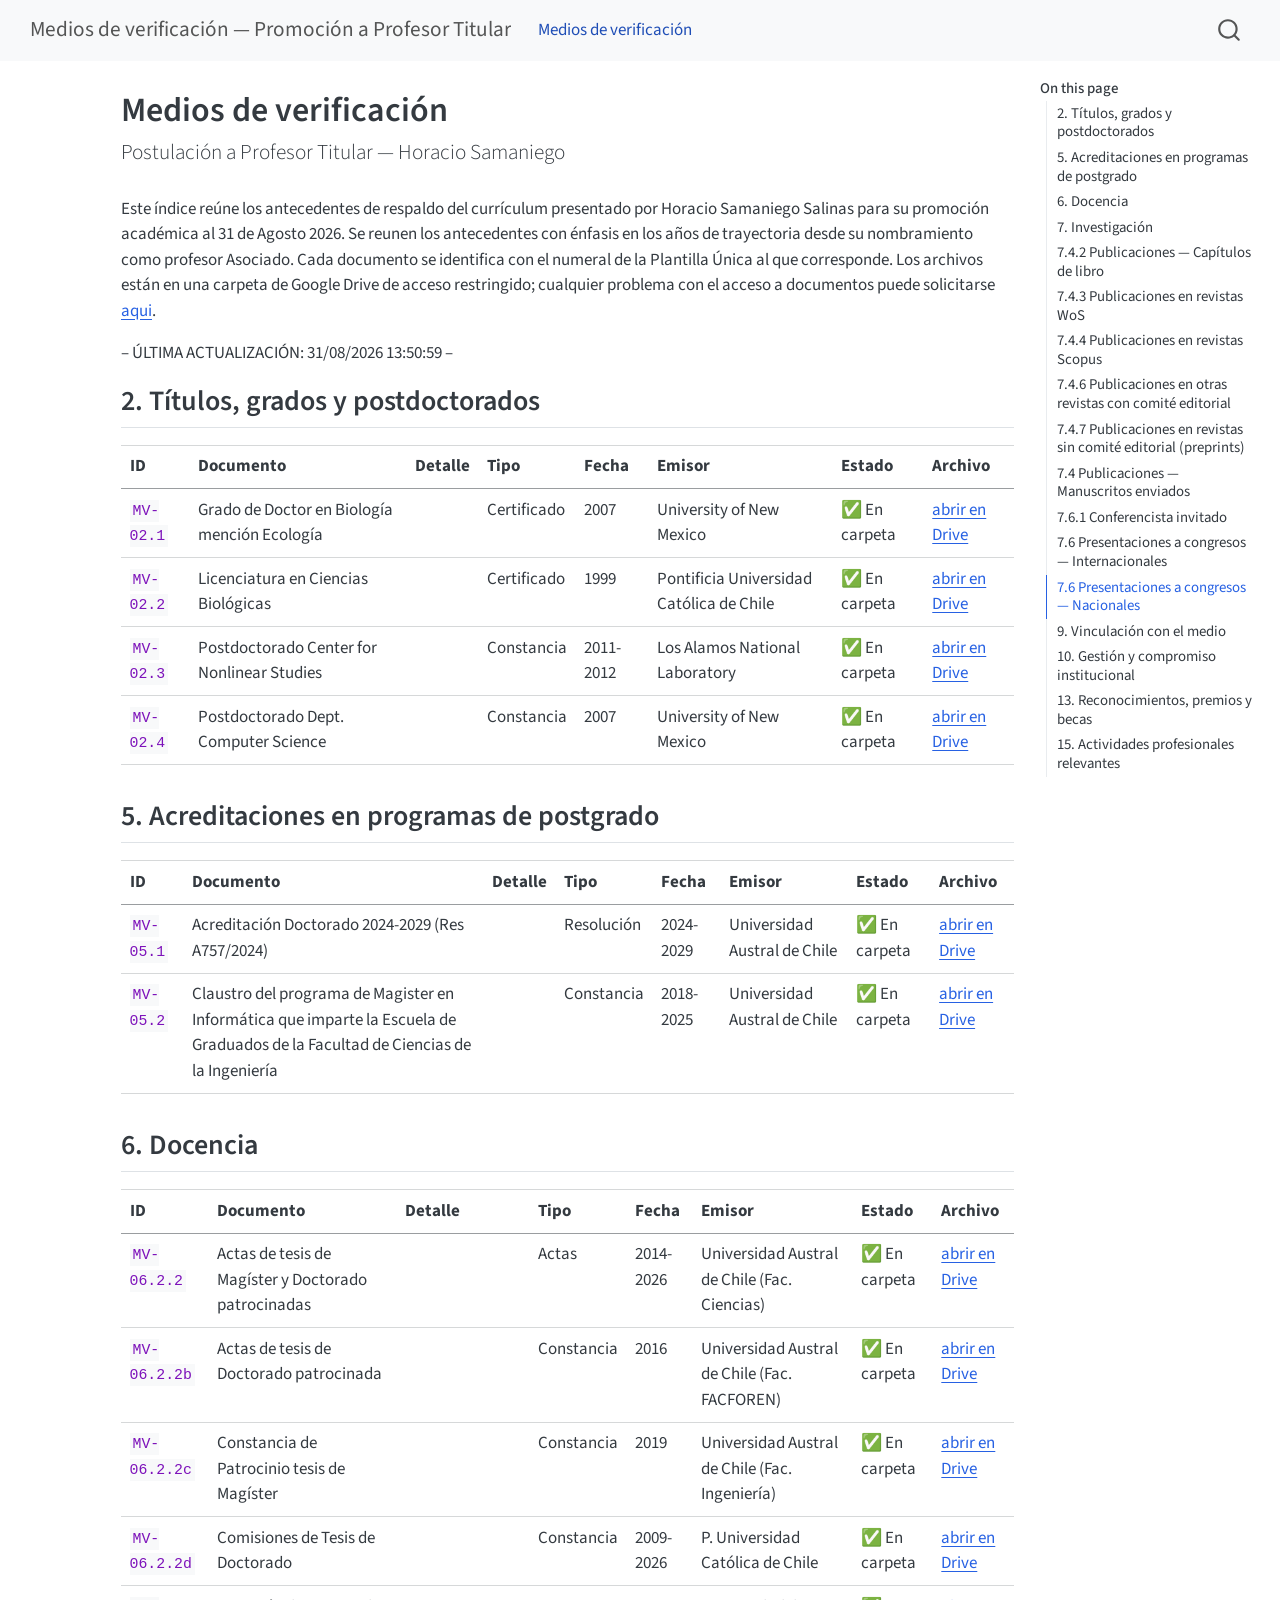
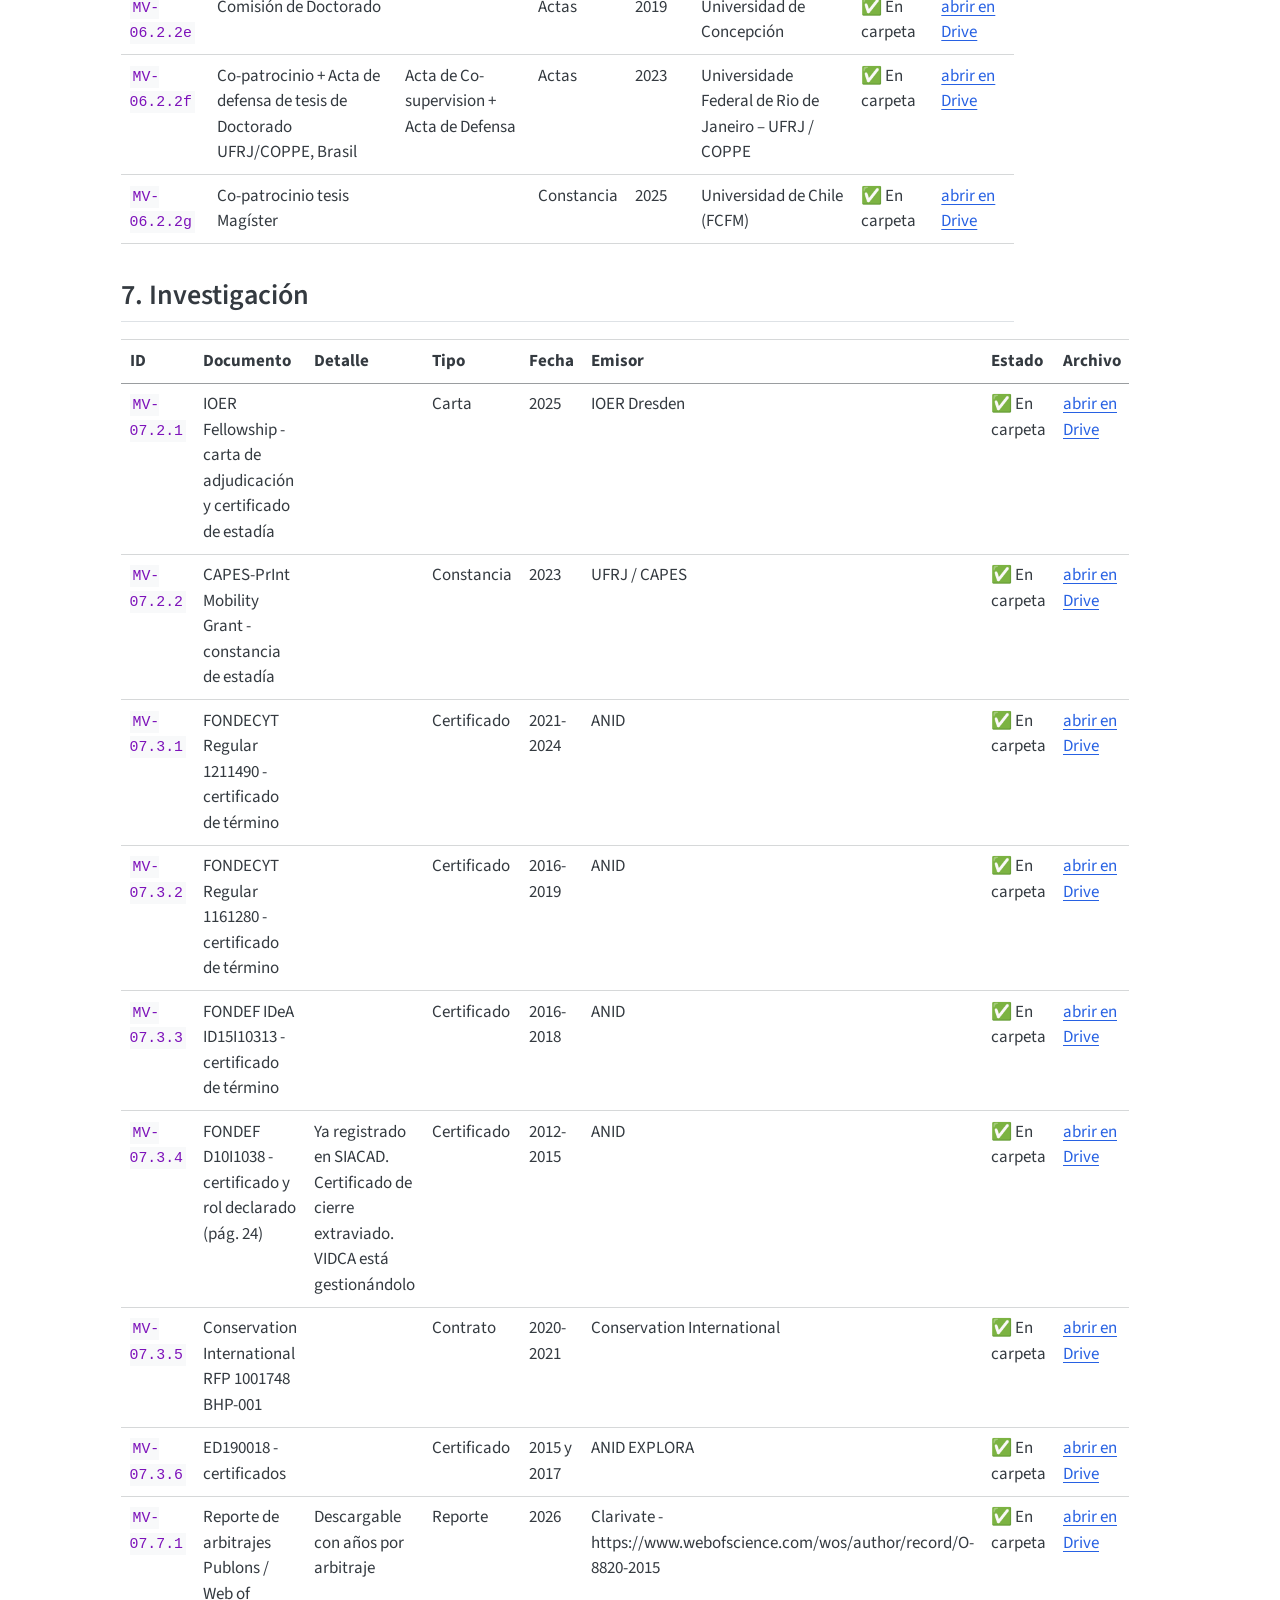
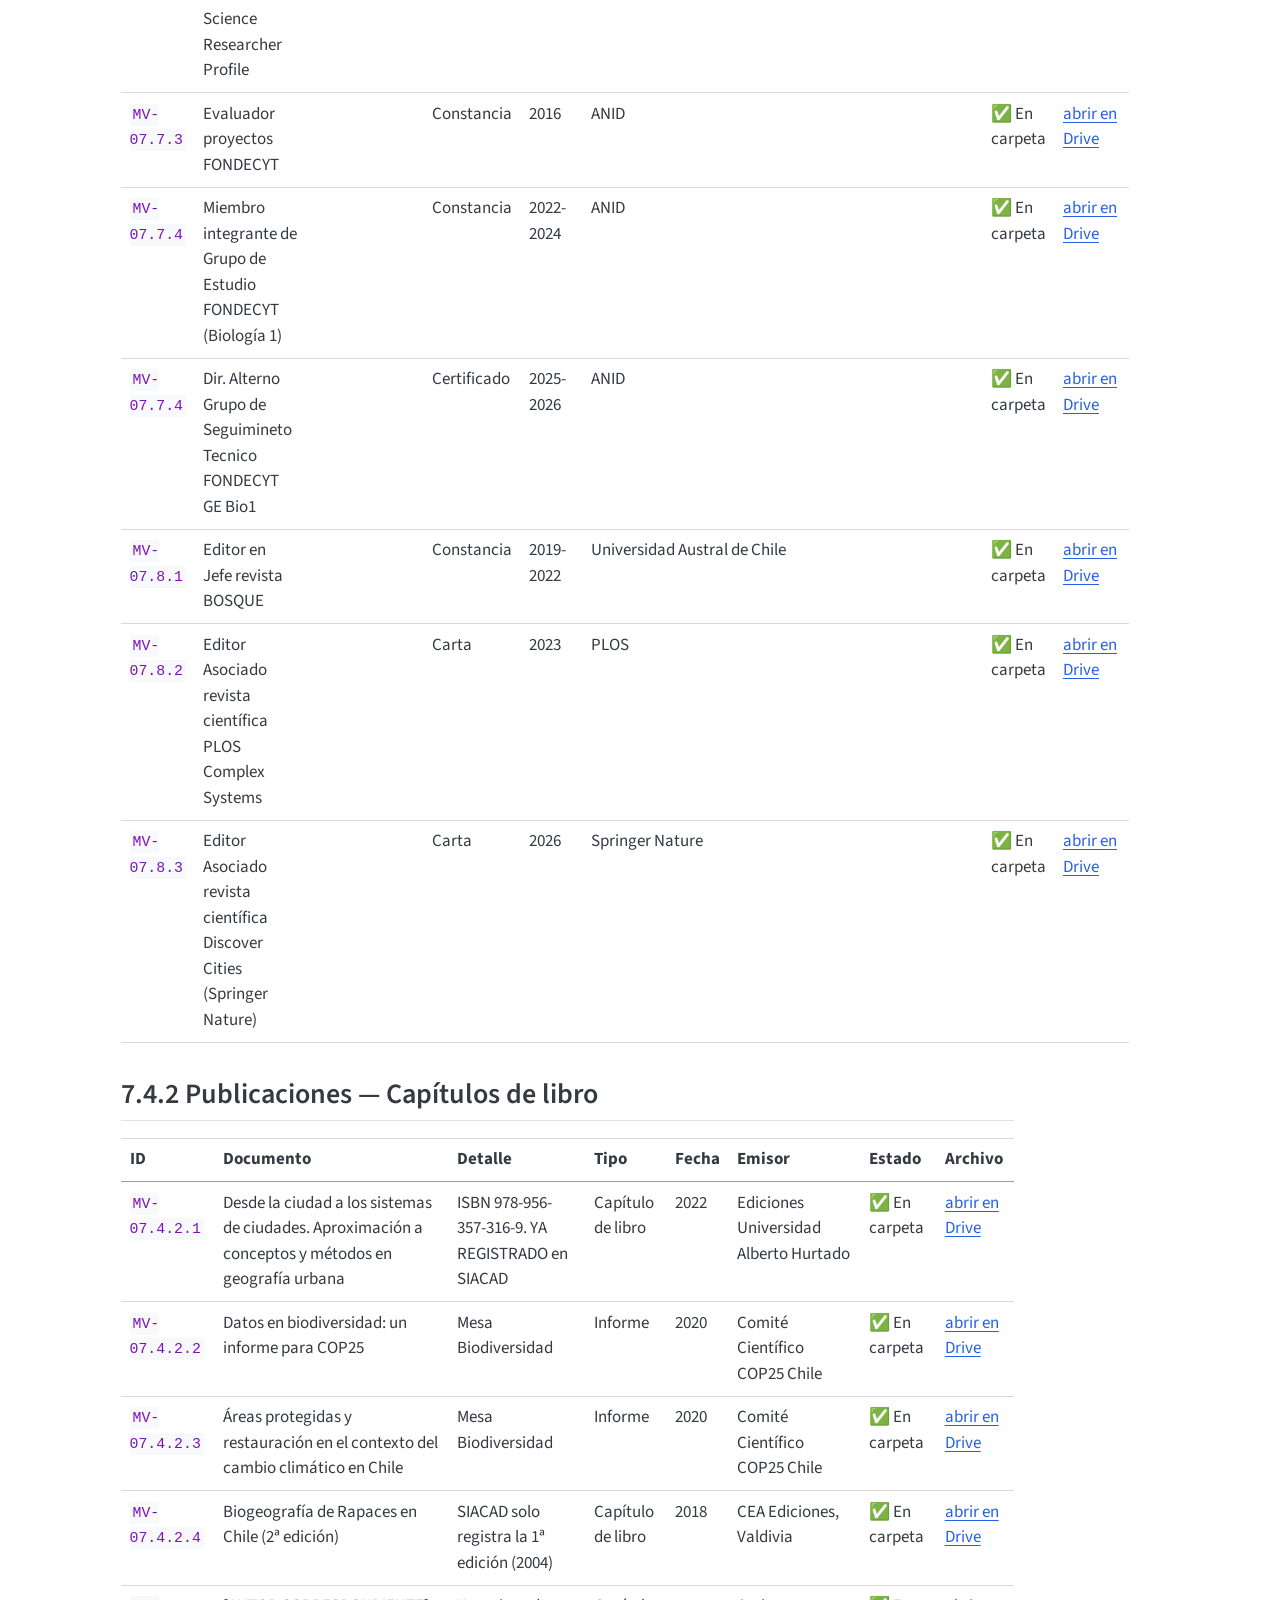
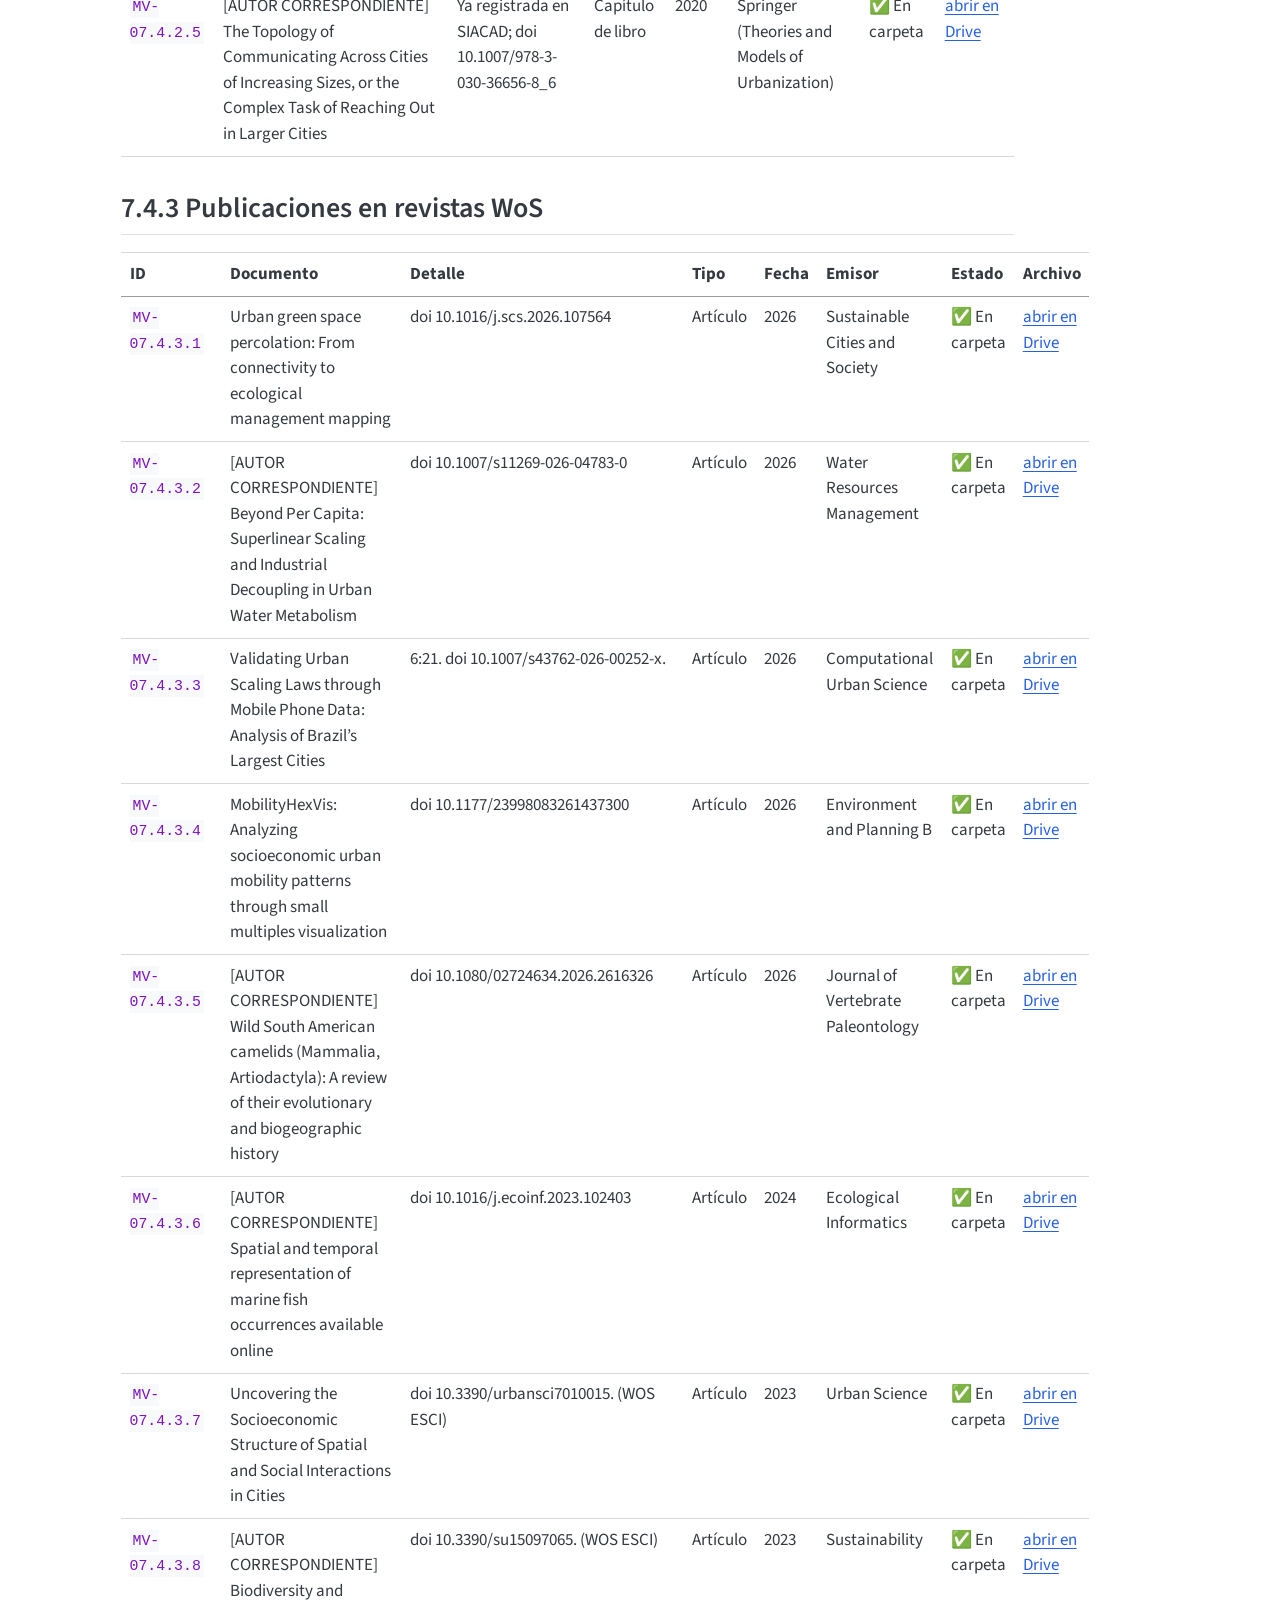
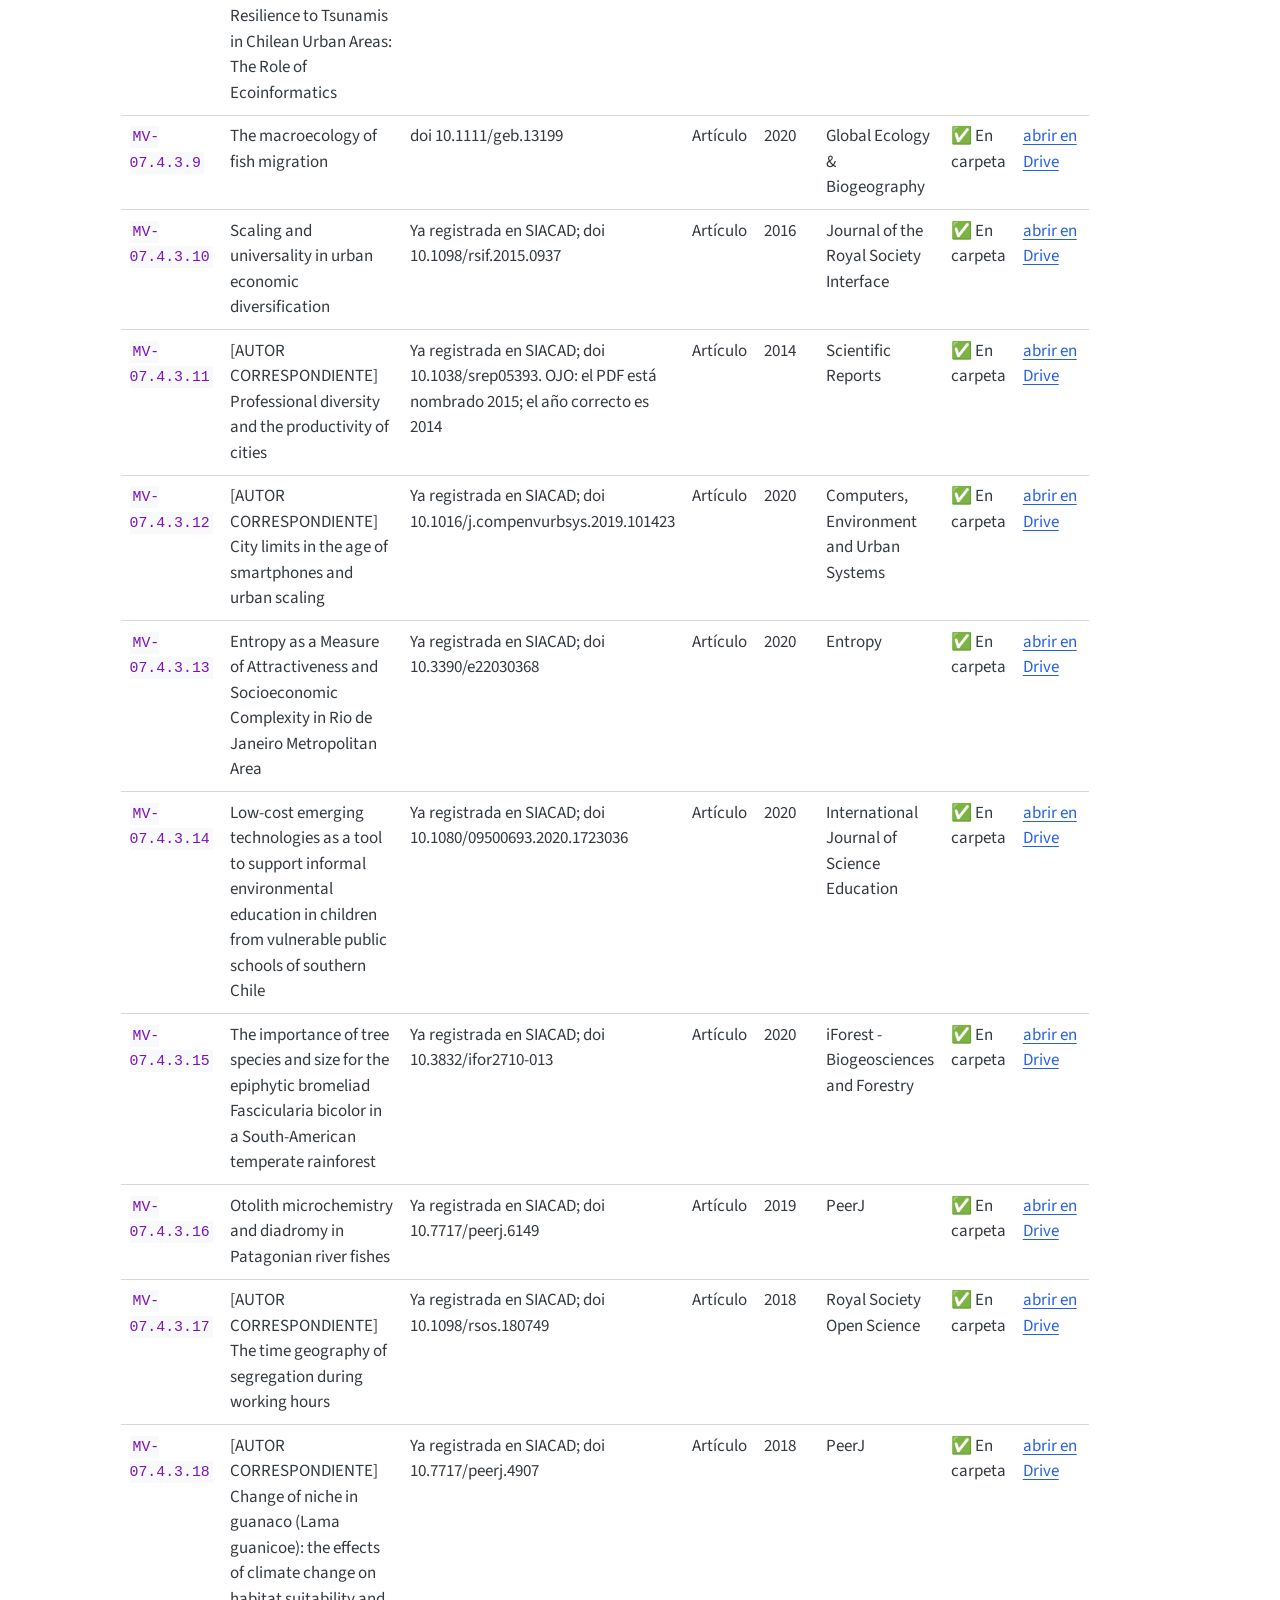
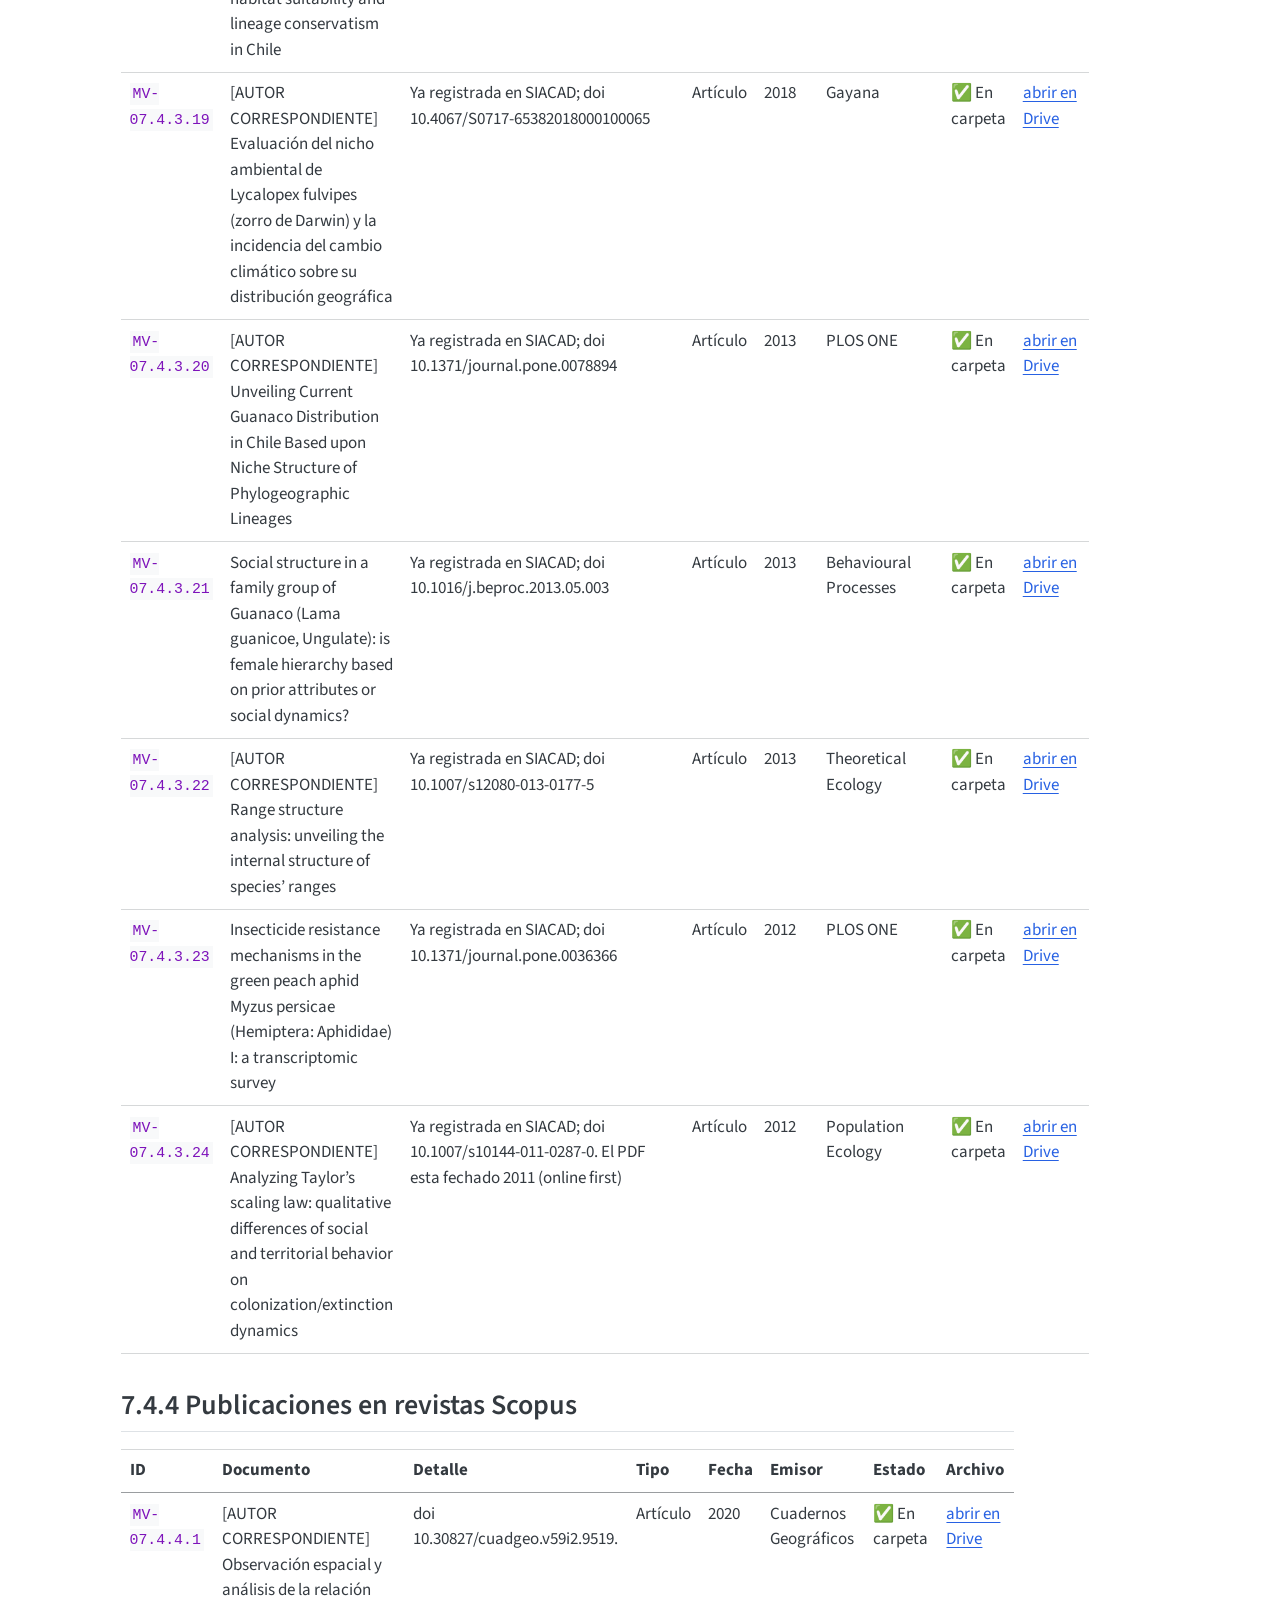
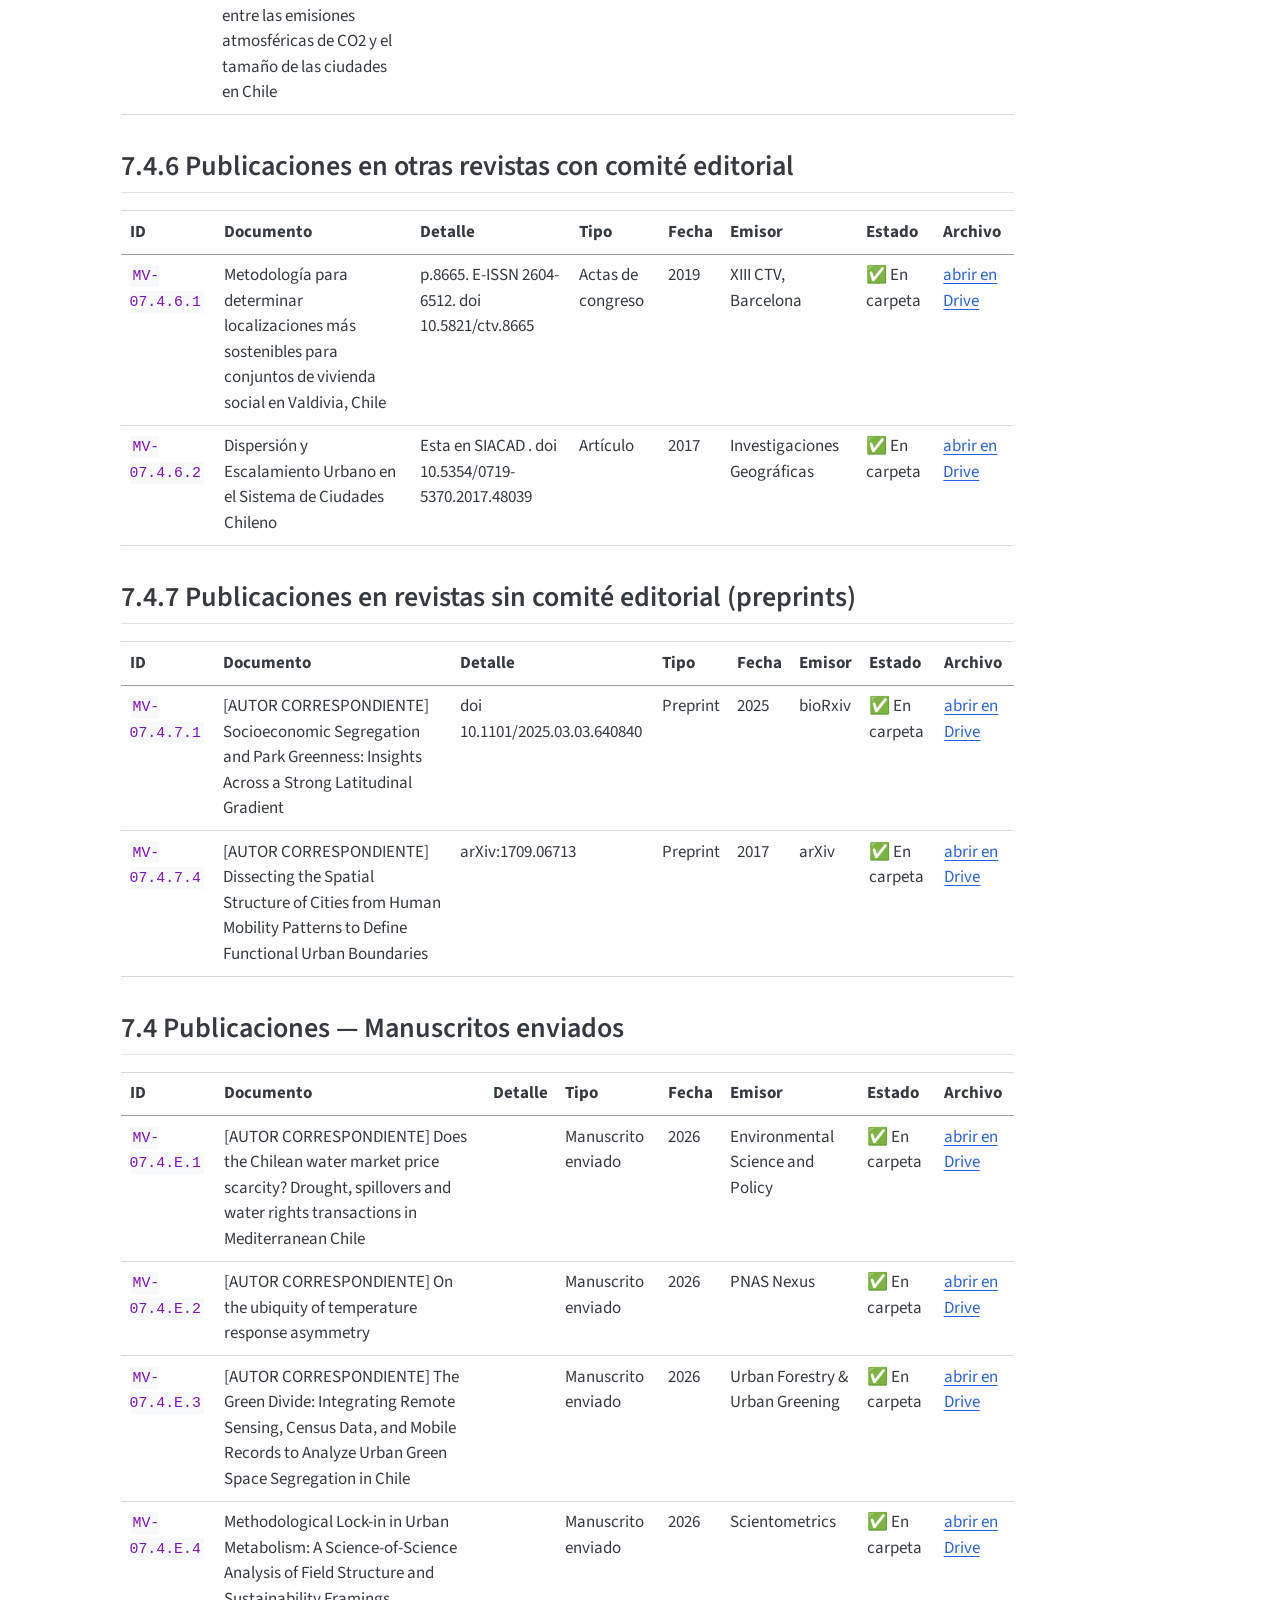
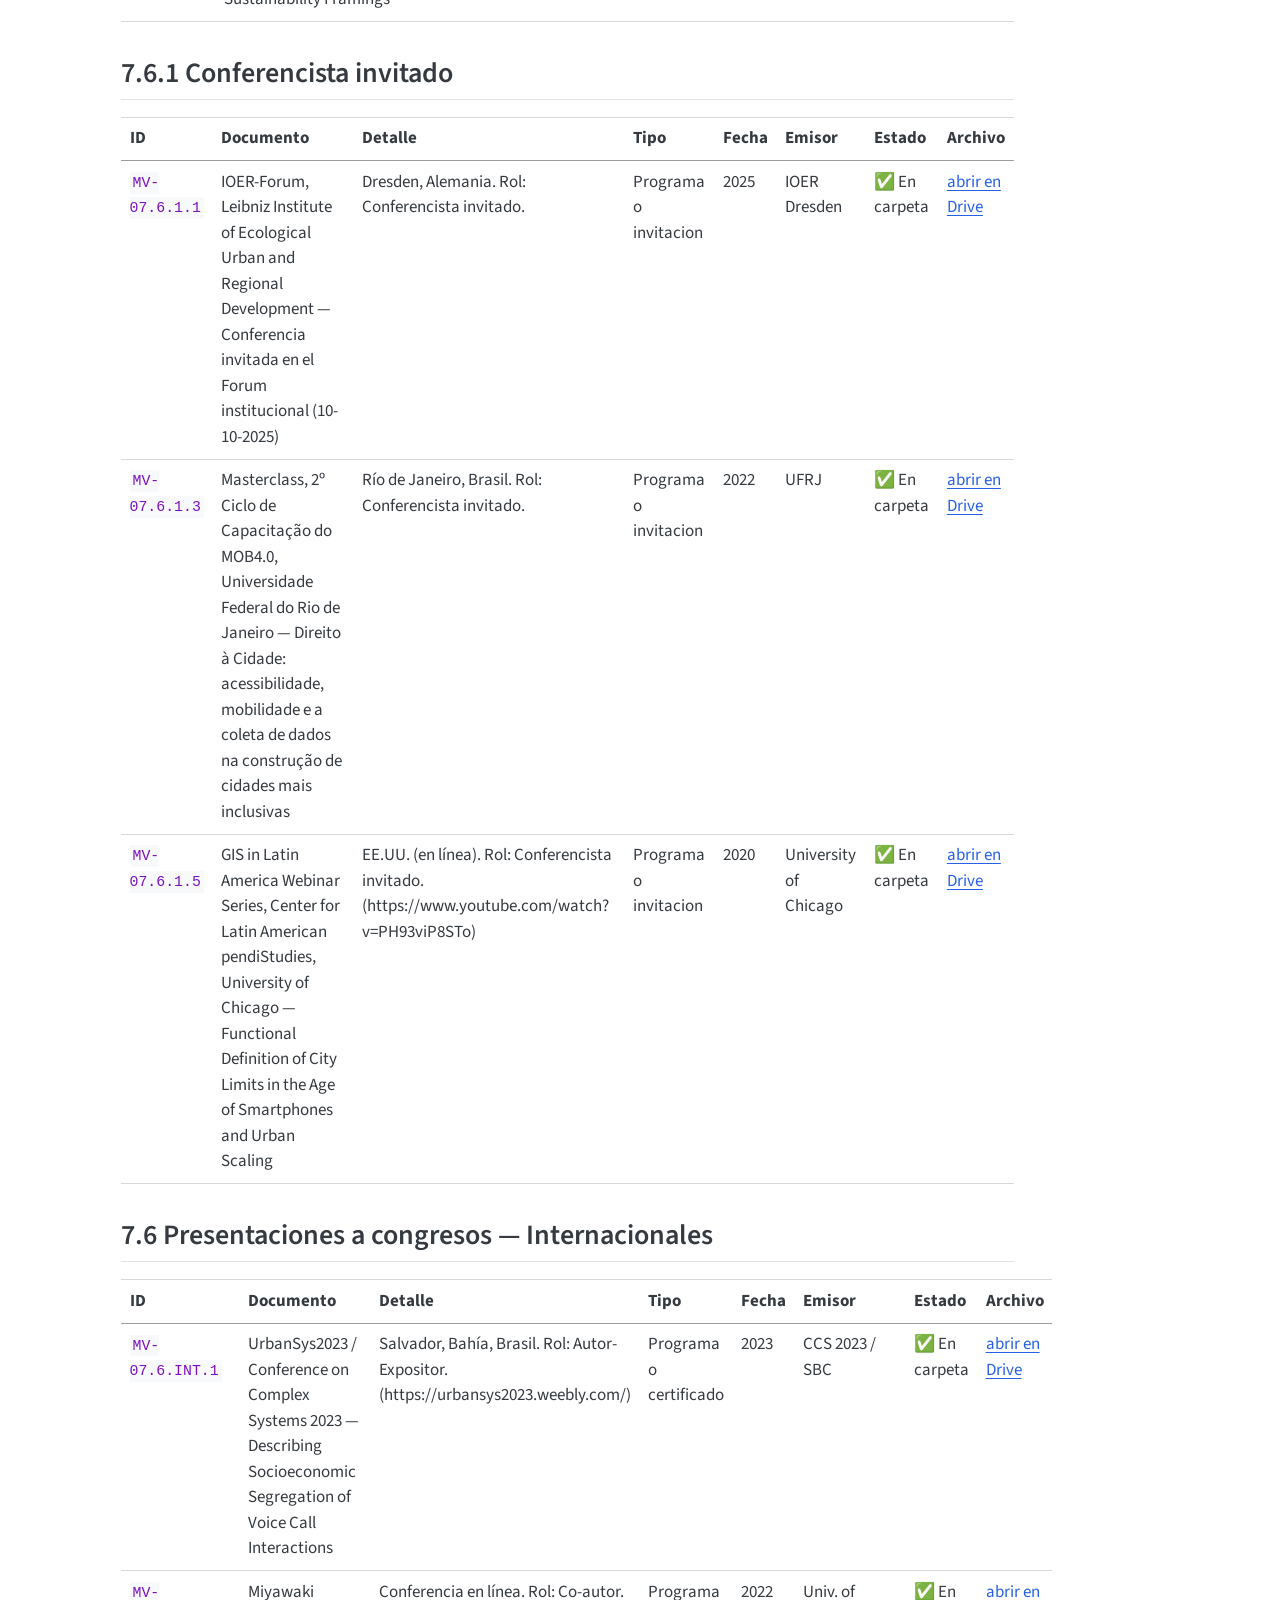
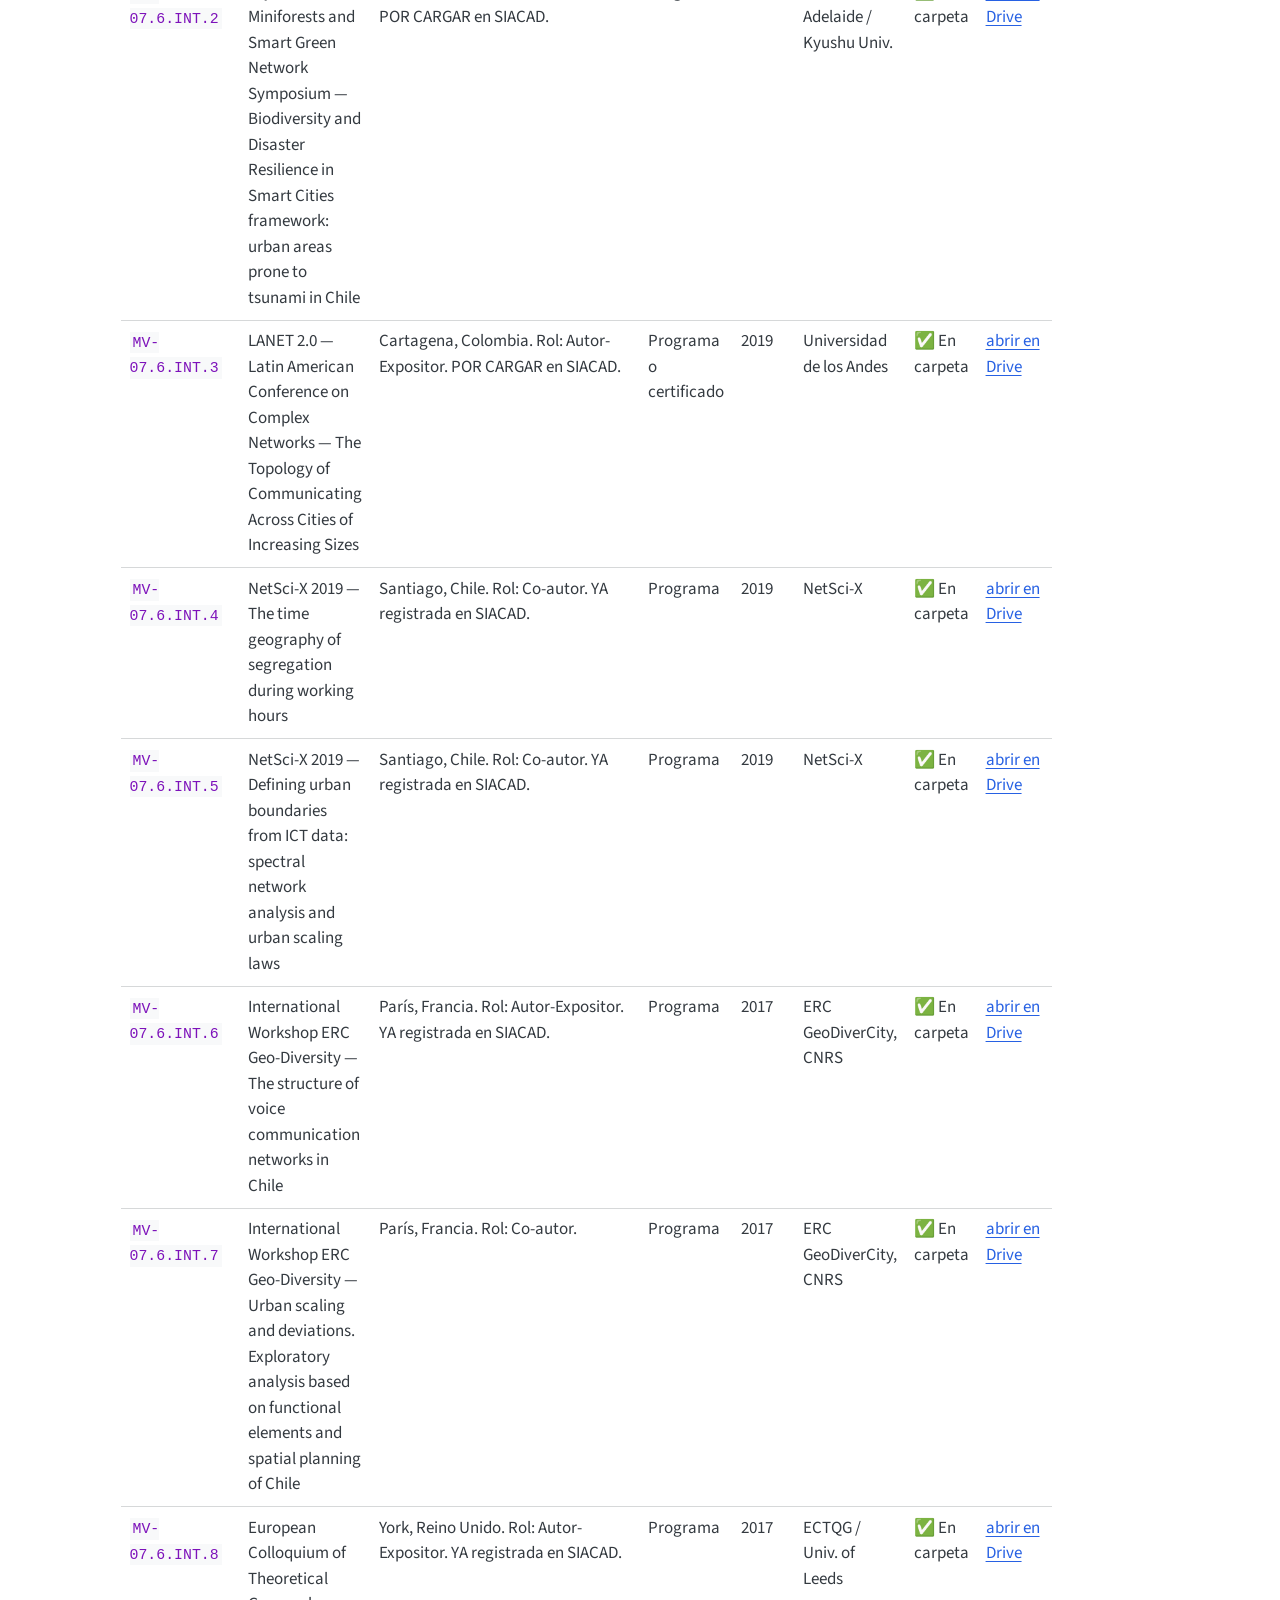
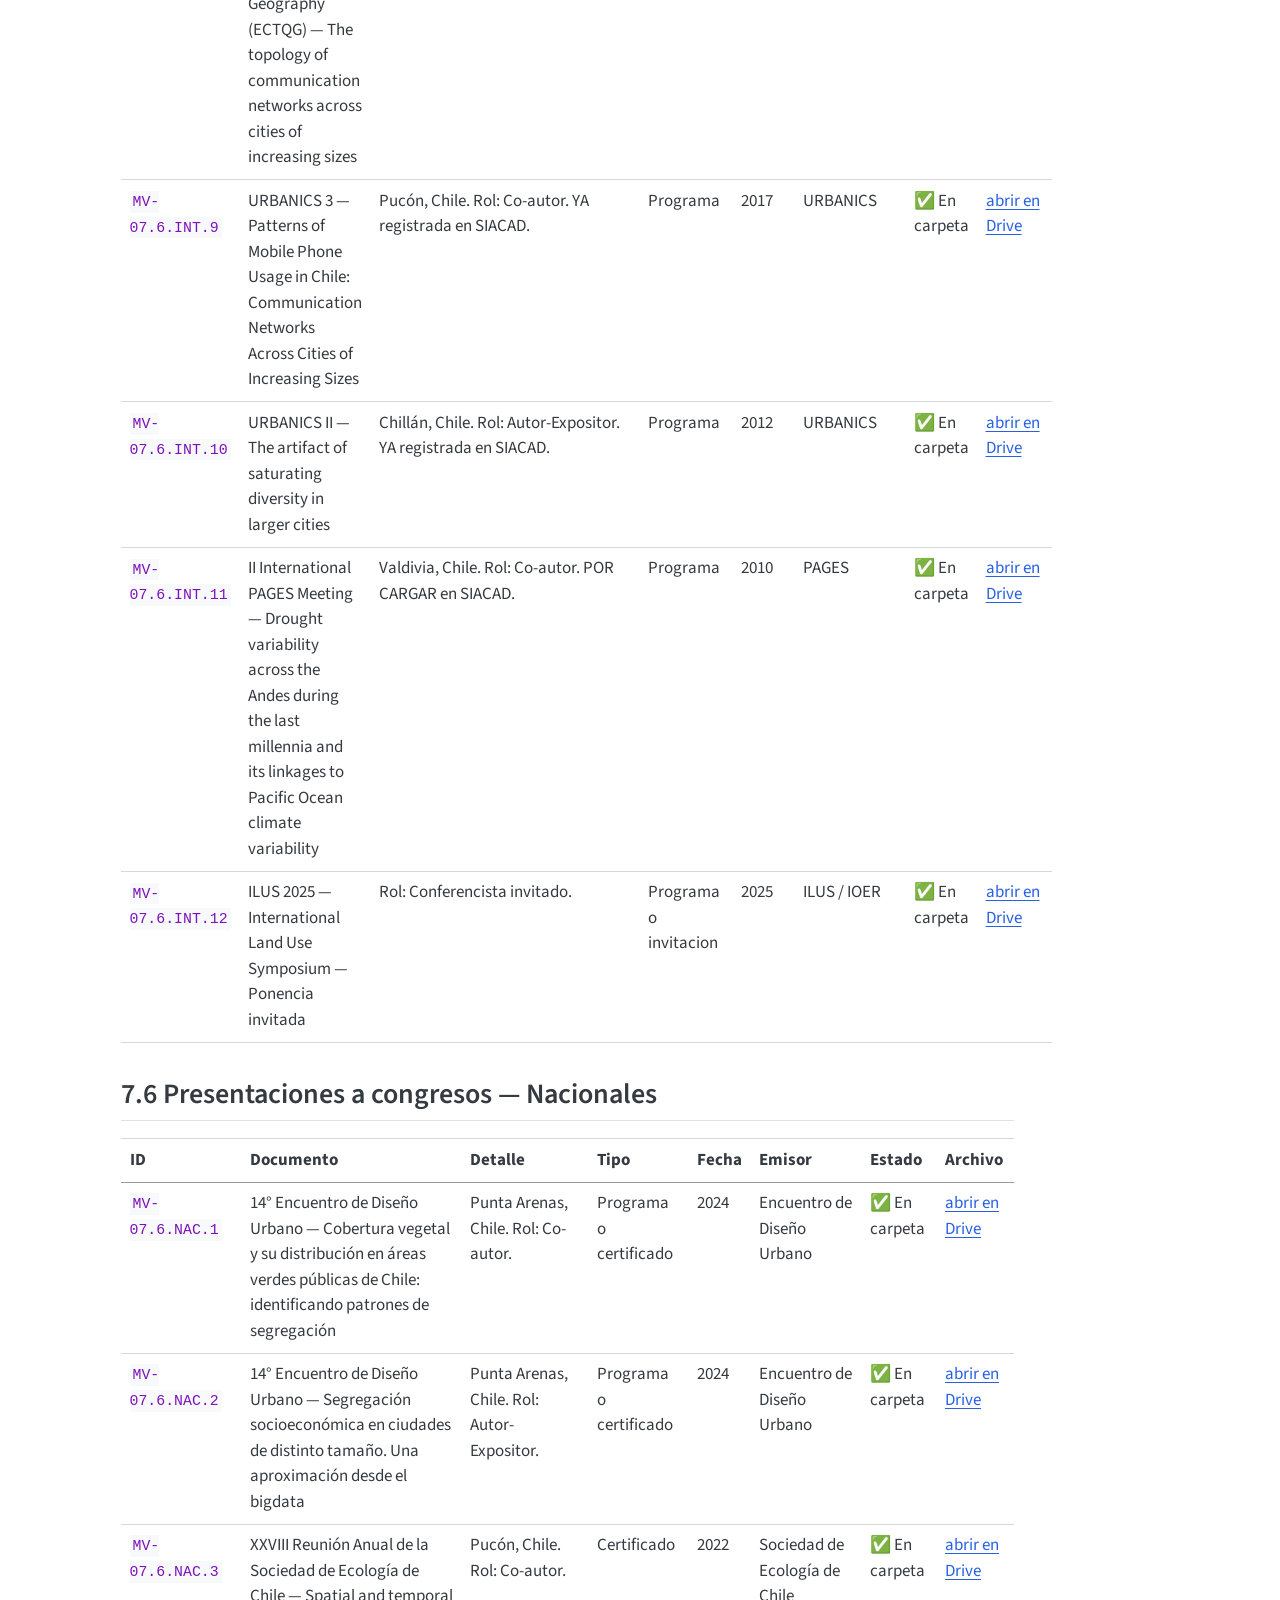
<file: docs/index.html>
<!DOCTYPE html>
<html xmlns="http://www.w3.org/1999/xhtml" lang="en" xml:lang="en"><head>

<meta charset="utf-8">
<meta name="generator" content="quarto-1.7.23">

<meta name="viewport" content="width=device-width, initial-scale=1.0, user-scalable=yes">


<title>Medios de verificación – Medios de verificación — Promoción a Profesor Titular</title>
<style>
code{white-space: pre-wrap;}
span.smallcaps{font-variant: small-caps;}
div.columns{display: flex; gap: min(4vw, 1.5em);}
div.column{flex: auto; overflow-x: auto;}
div.hanging-indent{margin-left: 1.5em; text-indent: -1.5em;}
ul.task-list{list-style: none;}
ul.task-list li input[type="checkbox"] {
  width: 0.8em;
  margin: 0 0.8em 0.2em -1em; /* quarto-specific, see https://github.com/quarto-dev/quarto-cli/issues/4556 */ 
  vertical-align: middle;
}
</style>


<script src="site_libs/quarto-nav/quarto-nav.js"></script>
<script src="site_libs/quarto-nav/headroom.min.js"></script>
<script src="site_libs/clipboard/clipboard.min.js"></script>
<script src="site_libs/quarto-search/autocomplete.umd.js"></script>
<script src="site_libs/quarto-search/fuse.min.js"></script>
<script src="site_libs/quarto-search/quarto-search.js"></script>
<meta name="quarto:offset" content="./">
<script src="site_libs/quarto-html/quarto.js" type="module"></script>
<script src="site_libs/quarto-html/tabsets/tabsets.js" type="module"></script>
<script src="site_libs/quarto-html/popper.min.js"></script>
<script src="site_libs/quarto-html/tippy.umd.min.js"></script>
<script src="site_libs/quarto-html/anchor.min.js"></script>
<link href="site_libs/quarto-html/tippy.css" rel="stylesheet">
<link href="site_libs/quarto-html/quarto-syntax-highlighting-226bd0f977fa82dfae4534cac220d79a.css" rel="stylesheet" id="quarto-text-highlighting-styles">
<script src="site_libs/bootstrap/bootstrap.min.js"></script>
<link href="site_libs/bootstrap/bootstrap-icons.css" rel="stylesheet">
<link href="site_libs/bootstrap/bootstrap-de593279efb98ae36c3247afbc967b97.min.css" rel="stylesheet" append-hash="true" id="quarto-bootstrap" data-mode="light">
<script id="quarto-search-options" type="application/json">{
  "location": "navbar",
  "copy-button": false,
  "collapse-after": 3,
  "panel-placement": "end",
  "type": "overlay",
  "limit": 50,
  "keyboard-shortcut": [
    "f",
    "/",
    "s"
  ],
  "show-item-context": false,
  "language": {
    "search-no-results-text": "No results",
    "search-matching-documents-text": "matching documents",
    "search-copy-link-title": "Copy link to search",
    "search-hide-matches-text": "Hide additional matches",
    "search-more-match-text": "more match in this document",
    "search-more-matches-text": "more matches in this document",
    "search-clear-button-title": "Clear",
    "search-text-placeholder": "",
    "search-detached-cancel-button-title": "Cancel",
    "search-submit-button-title": "Submit",
    "search-label": "Search"
  }
}</script>


</head>

<body class="nav-fixed quarto-light">

<div id="quarto-search-results"></div>
  <header id="quarto-header" class="headroom fixed-top">
    <nav class="navbar navbar-expand-lg " data-bs-theme="dark">
      <div class="navbar-container container-fluid">
      <div class="navbar-brand-container mx-auto">
    <a class="navbar-brand" href="./index.html">
    <span class="navbar-title">Medios de verificación — Promoción a Profesor Titular</span>
    </a>
  </div>
            <div id="quarto-search" class="" title="Search"></div>
          <button class="navbar-toggler" type="button" data-bs-toggle="collapse" data-bs-target="#navbarCollapse" aria-controls="navbarCollapse" role="menu" aria-expanded="false" aria-label="Toggle navigation" onclick="if (window.quartoToggleHeadroom) { window.quartoToggleHeadroom(); }">
  <span class="navbar-toggler-icon"></span>
</button>
          <div class="collapse navbar-collapse" id="navbarCollapse">
            <ul class="navbar-nav navbar-nav-scroll me-auto">
  <li class="nav-item">
    <a class="nav-link active" href="./index.html" aria-current="page"> 
<span class="menu-text">Medios de verificación</span></a>
  </li>  
</ul>
          </div> <!-- /navcollapse -->
            <div class="quarto-navbar-tools">
</div>
      </div> <!-- /container-fluid -->
    </nav>
</header>
<!-- content -->
<div id="quarto-content" class="quarto-container page-columns page-rows-contents page-layout-article page-navbar">
<!-- sidebar -->
<!-- margin-sidebar -->
    <div id="quarto-margin-sidebar" class="sidebar margin-sidebar">
        <nav id="TOC" role="doc-toc" class="toc-active">
    <h2 id="toc-title">On this page</h2>
   
  <ul class="collapse">
  <li><a href="#títulos-grados-y-postdoctorados" id="toc-títulos-grados-y-postdoctorados" class="nav-link active" data-scroll-target="#títulos-grados-y-postdoctorados">2. Títulos, grados y postdoctorados</a></li>
  <li><a href="#acreditaciones-en-programas-de-postgrado" id="toc-acreditaciones-en-programas-de-postgrado" class="nav-link" data-scroll-target="#acreditaciones-en-programas-de-postgrado">5. Acreditaciones en programas de postgrado</a></li>
  <li><a href="#docencia" id="toc-docencia" class="nav-link" data-scroll-target="#docencia">6. Docencia</a></li>
  <li><a href="#investigación" id="toc-investigación" class="nav-link" data-scroll-target="#investigación">7. Investigación</a></li>
  <li><a href="#publicaciones-capítulos-de-libro" id="toc-publicaciones-capítulos-de-libro" class="nav-link" data-scroll-target="#publicaciones-capítulos-de-libro">7.4.2 Publicaciones — Capítulos de libro</a></li>
  <li><a href="#publicaciones-en-revistas-wos" id="toc-publicaciones-en-revistas-wos" class="nav-link" data-scroll-target="#publicaciones-en-revistas-wos">7.4.3 Publicaciones en revistas WoS</a></li>
  <li><a href="#publicaciones-en-revistas-scopus" id="toc-publicaciones-en-revistas-scopus" class="nav-link" data-scroll-target="#publicaciones-en-revistas-scopus">7.4.4 Publicaciones en revistas Scopus</a></li>
  <li><a href="#publicaciones-en-otras-revistas-con-comité-editorial" id="toc-publicaciones-en-otras-revistas-con-comité-editorial" class="nav-link" data-scroll-target="#publicaciones-en-otras-revistas-con-comité-editorial">7.4.6 Publicaciones en otras revistas con comité editorial</a></li>
  <li><a href="#publicaciones-en-revistas-sin-comité-editorial-preprints" id="toc-publicaciones-en-revistas-sin-comité-editorial-preprints" class="nav-link" data-scroll-target="#publicaciones-en-revistas-sin-comité-editorial-preprints">7.4.7 Publicaciones en revistas sin comité editorial (preprints)</a></li>
  <li><a href="#publicaciones-manuscritos-enviados" id="toc-publicaciones-manuscritos-enviados" class="nav-link" data-scroll-target="#publicaciones-manuscritos-enviados">7.4 Publicaciones — Manuscritos enviados</a></li>
  <li><a href="#conferencista-invitado" id="toc-conferencista-invitado" class="nav-link" data-scroll-target="#conferencista-invitado">7.6.1 Conferencista invitado</a></li>
  <li><a href="#presentaciones-a-congresos-internacionales" id="toc-presentaciones-a-congresos-internacionales" class="nav-link" data-scroll-target="#presentaciones-a-congresos-internacionales">7.6 Presentaciones a congresos — Internacionales</a></li>
  <li><a href="#presentaciones-a-congresos-nacionales" id="toc-presentaciones-a-congresos-nacionales" class="nav-link" data-scroll-target="#presentaciones-a-congresos-nacionales">7.6 Presentaciones a congresos — Nacionales</a></li>
  <li><a href="#vinculación-con-el-medio" id="toc-vinculación-con-el-medio" class="nav-link" data-scroll-target="#vinculación-con-el-medio">9. Vinculación con el medio</a></li>
  <li><a href="#gestión-y-compromiso-institucional" id="toc-gestión-y-compromiso-institucional" class="nav-link" data-scroll-target="#gestión-y-compromiso-institucional">10. Gestión y compromiso institucional</a></li>
  <li><a href="#reconocimientos-premios-y-becas" id="toc-reconocimientos-premios-y-becas" class="nav-link" data-scroll-target="#reconocimientos-premios-y-becas">13. Reconocimientos, premios y becas</a></li>
  <li><a href="#actividades-profesionales-relevantes" id="toc-actividades-profesionales-relevantes" class="nav-link" data-scroll-target="#actividades-profesionales-relevantes">15. Actividades profesionales relevantes</a></li>
  </ul>
</nav>
    </div>
<!-- main -->
<main class="content" id="quarto-document-content">

<header id="title-block-header" class="quarto-title-block default">
<div class="quarto-title">
<h1 class="title">Medios de verificación</h1>
<p class="subtitle lead">Postulación a Profesor Titular — Horacio Samaniego</p>
</div>



<div class="quarto-title-meta">

    
  
    
  </div>
  


</header>


<p>Este índice reúne los antecedentes de respaldo del currículum presentado por Horacio Samaniego Salinas para su promoción académica al 31 de Agosto 2026. Se reunen los antecedentes con énfasis en los años de trayectoria desde su nombramiento como profesor Asociado. Cada documento se identifica con el numeral de la Plantilla Única al que corresponde. Los archivos están en una carpeta de Google Drive de acceso restringido; cualquier problema con el acceso a documentos puede solicitarse <a href="mailto:horaciosamaniego@uach.cl">aqui</a>.</p>
<p>– ÚLTIMA ACTUALIZACIÓN: 31/08/2026 13:50:59 –</p>
<section id="títulos-grados-y-postdoctorados" class="level2">
<h2 class="anchored" data-anchor-id="títulos-grados-y-postdoctorados">2. Títulos, grados y postdoctorados</h2>
<table class="caption-top table">
<thead>
<tr class="header">
<th>ID</th>
<th>Documento</th>
<th>Detalle</th>
<th>Tipo</th>
<th>Fecha</th>
<th>Emisor</th>
<th>Estado</th>
<th>Archivo</th>
</tr>
</thead>
<tbody>
<tr class="odd">
<td><code>MV-02.1</code></td>
<td>Grado de Doctor en Biología mención Ecología</td>
<td></td>
<td>Certificado</td>
<td>2007</td>
<td>University of New Mexico</td>
<td>✅ En carpeta</td>
<td><a href="https://drive.google.com/file/d/1P9vbRISOwi4EyJaNLCU8jr3JZcWIHnIs/view">abrir en Drive</a></td>
</tr>
<tr class="even">
<td><code>MV-02.2</code></td>
<td>Licenciatura en Ciencias Biológicas</td>
<td></td>
<td>Certificado</td>
<td>1999</td>
<td>Pontificia Universidad Católica de Chile</td>
<td>✅ En carpeta</td>
<td><a href="https://drive.google.com/file/d/17tDLrcJAIHC9gCrTDRFG8IN2ScaU-l9b/view">abrir en Drive</a></td>
</tr>
<tr class="odd">
<td><code>MV-02.3</code></td>
<td>Postdoctorado Center for Nonlinear Studies</td>
<td></td>
<td>Constancia</td>
<td>2011-2012</td>
<td>Los Alamos National Laboratory</td>
<td>✅ En carpeta</td>
<td><a href="https://drive.google.com/file/d/1XR3g1xLM8HJ2juOvz97c539nT3aZlU7p/view">abrir en Drive</a></td>
</tr>
<tr class="even">
<td><code>MV-02.4</code></td>
<td>Postdoctorado Dept. Computer Science</td>
<td></td>
<td>Constancia</td>
<td>2007</td>
<td>University of New Mexico</td>
<td>✅ En carpeta</td>
<td><a href="https://drive.google.com/file/d/1E4vZHwVM1iOi3ctHGpg0DtyofuYZ_IWN/view">abrir en Drive</a></td>
</tr>
</tbody>
</table>
</section>
<section id="acreditaciones-en-programas-de-postgrado" class="level2">
<h2 class="anchored" data-anchor-id="acreditaciones-en-programas-de-postgrado">5. Acreditaciones en programas de postgrado</h2>
<table class="caption-top table">
<thead>
<tr class="header">
<th>ID</th>
<th>Documento</th>
<th>Detalle</th>
<th>Tipo</th>
<th>Fecha</th>
<th>Emisor</th>
<th>Estado</th>
<th>Archivo</th>
</tr>
</thead>
<tbody>
<tr class="odd">
<td><code>MV-05.1</code></td>
<td>Acreditación Doctorado 2024-2029 (Res A757/2024)</td>
<td></td>
<td>Resolución</td>
<td>2024-2029</td>
<td>Universidad Austral de Chile</td>
<td>✅ En carpeta</td>
<td><a href="https://drive.google.com/file/d/1AZLUb40pw1benlHPby3zUrrsWCLP08w5/view">abrir en Drive</a></td>
</tr>
<tr class="even">
<td><code>MV-05.2</code></td>
<td>Claustro del programa de Magister en Informática que imparte la Escuela de Graduados de la Facultad de Ciencias de la Ingeniería</td>
<td></td>
<td>Constancia</td>
<td>2018-2025</td>
<td>Universidad Austral de Chile</td>
<td>✅ En carpeta</td>
<td><a href="https://drive.google.com/file/d/1L5wFXNVbr_E1BM1BqPk3blOfIA1UK9fD/view">abrir en Drive</a></td>
</tr>
</tbody>
</table>
</section>
<section id="docencia" class="level2">
<h2 class="anchored" data-anchor-id="docencia">6. Docencia</h2>
<table class="caption-top table">
<thead>
<tr class="header">
<th>ID</th>
<th>Documento</th>
<th>Detalle</th>
<th>Tipo</th>
<th>Fecha</th>
<th>Emisor</th>
<th>Estado</th>
<th>Archivo</th>
</tr>
</thead>
<tbody>
<tr class="odd">
<td><code>MV-06.2.2</code></td>
<td>Actas de tesis de Magíster y Doctorado patrocinadas</td>
<td></td>
<td>Actas</td>
<td>2014-2026</td>
<td>Universidad Austral de Chile (Fac. Ciencias)</td>
<td>✅ En carpeta</td>
<td><a href="https://drive.google.com/file/d/1-uJZdHH-CYo0cPD6voS06ByfaccXR7R-/view">abrir en Drive</a></td>
</tr>
<tr class="even">
<td><code>MV-06.2.2b</code></td>
<td>Actas de tesis de Doctorado patrocinada</td>
<td></td>
<td>Constancia</td>
<td>2016</td>
<td>Universidad Austral de Chile (Fac. FACFOREN)</td>
<td>✅ En carpeta</td>
<td><a href="https://drive.google.com/file/d/1c39qj_FrI7Aj6Tk_GCjYZOgHOU4e4ztr/view">abrir en Drive</a></td>
</tr>
<tr class="odd">
<td><code>MV-06.2.2c</code></td>
<td>Constancia de Patrocinio tesis de Magíster</td>
<td></td>
<td>Constancia</td>
<td>2019</td>
<td>Universidad Austral de Chile (Fac. Ingeniería)</td>
<td>✅ En carpeta</td>
<td><a href="https://drive.google.com/file/d/1KpnnUmZ7jvbSwXpGFwCo-l6W392trBGq/view">abrir en Drive</a></td>
</tr>
<tr class="even">
<td><code>MV-06.2.2d</code></td>
<td>Comisiones de Tesis de Doctorado</td>
<td></td>
<td>Constancia</td>
<td>2009-2026</td>
<td>P. Universidad Católica de Chile</td>
<td>✅ En carpeta</td>
<td><a href="https://drive.google.com/file/d/19nLJhmr2wO4TDiRQ4k_aUzPdnh9NlzyI/view">abrir en Drive</a></td>
</tr>
<tr class="odd">
<td><code>MV-06.2.2e</code></td>
<td>Comisión de Doctorado</td>
<td></td>
<td>Actas</td>
<td>2019</td>
<td>Universidad de Concepción</td>
<td>✅ En carpeta</td>
<td><a href="https://drive.google.com/file/d/1AbM63LR7m8nbZFR781-1jWIfEdS2xj7g/view">abrir en Drive</a></td>
</tr>
<tr class="even">
<td><code>MV-06.2.2f</code></td>
<td>Co-patrocinio + Acta de defensa de tesis de Doctorado UFRJ/COPPE, Brasil</td>
<td>Acta de Co-supervision + Acta de Defensa</td>
<td>Actas</td>
<td>2023</td>
<td>Universidade Federal de Rio de Janeiro – UFRJ / COPPE</td>
<td>✅ En carpeta</td>
<td><a href="https://drive.google.com/file/d/1XyZ8vuogSUdtj6ll_2vEnKdEiXHgG1h3/view">abrir en Drive</a></td>
</tr>
<tr class="odd">
<td><code>MV-06.2.2g</code></td>
<td>Co-patrocinio tesis Magíster</td>
<td></td>
<td>Constancia</td>
<td>2025</td>
<td>Universidad de Chile (FCFM)</td>
<td>✅ En carpeta</td>
<td><a href="https://drive.google.com/file/d/17o-LzTVpkyg_ZjGiuJ_X0T7SatH1tZJ8/view">abrir en Drive</a></td>
</tr>
</tbody>
</table>
</section>
<section id="investigación" class="level2">
<h2 class="anchored" data-anchor-id="investigación">7. Investigación</h2>
<table class="caption-top table">
<thead>
<tr class="header">
<th>ID</th>
<th>Documento</th>
<th>Detalle</th>
<th>Tipo</th>
<th>Fecha</th>
<th>Emisor</th>
<th>Estado</th>
<th>Archivo</th>
</tr>
</thead>
<tbody>
<tr class="odd">
<td><code>MV-07.2.1</code></td>
<td>IOER Fellowship - carta de adjudicación y certificado de estadía</td>
<td></td>
<td>Carta</td>
<td>2025</td>
<td>IOER Dresden</td>
<td>✅ En carpeta</td>
<td><a href="https://drive.google.com/file/d/1RA1DY10KIztn22mSkyE2OtKDA_Gvj_Xb/view">abrir en Drive</a></td>
</tr>
<tr class="even">
<td><code>MV-07.2.2</code></td>
<td>CAPES-PrInt Mobility Grant - constancia de estadía</td>
<td></td>
<td>Constancia</td>
<td>2023</td>
<td>UFRJ / CAPES</td>
<td>✅ En carpeta</td>
<td><a href="https://drive.google.com/file/d/11WvxO6WOCYsRtICk2tAq11GxJ39WgPhv/view">abrir en Drive</a></td>
</tr>
<tr class="odd">
<td><code>MV-07.3.1</code></td>
<td>FONDECYT Regular 1211490 - certificado de término</td>
<td></td>
<td>Certificado</td>
<td>2021-2024</td>
<td>ANID</td>
<td>✅ En carpeta</td>
<td><a href="https://drive.google.com/file/d/1zmRnnzRd6uxOunE7xcC47JgqyzpJ70yK/view">abrir en Drive</a></td>
</tr>
<tr class="even">
<td><code>MV-07.3.2</code></td>
<td>FONDECYT Regular 1161280 - certificado de término</td>
<td></td>
<td>Certificado</td>
<td>2016-2019</td>
<td>ANID</td>
<td>✅ En carpeta</td>
<td><a href="https://drive.google.com/file/d/1gBqA3M6VBClZIELA7mBAOlzPkK2-9xe4/view">abrir en Drive</a></td>
</tr>
<tr class="odd">
<td><code>MV-07.3.3</code></td>
<td>FONDEF IDeA ID15I10313 - certificado de término</td>
<td></td>
<td>Certificado</td>
<td>2016-2018</td>
<td>ANID</td>
<td>✅ En carpeta</td>
<td><a href="https://drive.google.com/file/d/1KkKI1PkvFtGy9chPLi1I7iJmDxHi5kHf/view">abrir en Drive</a></td>
</tr>
<tr class="even">
<td><code>MV-07.3.4</code></td>
<td>FONDEF D10I1038 - certificado y rol declarado (pág. 24)</td>
<td>Ya registrado en SIACAD. Certificado de cierre extraviado. VIDCA está gestionándolo</td>
<td>Certificado</td>
<td>2012-2015</td>
<td>ANID</td>
<td>✅ En carpeta</td>
<td><a href="https://drive.google.com/file/d/1bybDHUeJhb_q-RHaJK_DKaHycdwkEJgf/view">abrir en Drive</a></td>
</tr>
<tr class="odd">
<td><code>MV-07.3.5</code></td>
<td>Conservation International RFP 1001748 BHP-001</td>
<td></td>
<td>Contrato</td>
<td>2020-2021</td>
<td>Conservation International</td>
<td>✅ En carpeta</td>
<td><a href="https://drive.google.com/file/d/114kT5xSMfwOUtujBX2qaLTPiLnhw-ruy/view">abrir en Drive</a></td>
</tr>
<tr class="even">
<td><code>MV-07.3.6</code></td>
<td>ED190018 - certificados</td>
<td></td>
<td>Certificado</td>
<td>2015 y 2017</td>
<td>ANID EXPLORA</td>
<td>✅ En carpeta</td>
<td><a href="https://drive.google.com/file/d/1oRGyIAoGT_VkRELnYZMl6wvyN8i_5XNl/view">abrir en Drive</a></td>
</tr>
<tr class="odd">
<td><code>MV-07.7.1</code></td>
<td>Reporte de arbitrajes Publons / Web of Science Researcher Profile</td>
<td>Descargable con años por arbitraje</td>
<td>Reporte</td>
<td>2026</td>
<td>Clarivate - https://www.webofscience.com/wos/author/record/O-8820-2015</td>
<td>✅ En carpeta</td>
<td><a href="https://drive.google.com/file/d/1CiyqNlozaEmxRPfMQHU6jfzLhqugjUao/view">abrir en Drive</a></td>
</tr>
<tr class="even">
<td><code>MV-07.7.3</code></td>
<td>Evaluador proyectos FONDECYT</td>
<td></td>
<td>Constancia</td>
<td>2016</td>
<td>ANID</td>
<td>✅ En carpeta</td>
<td><a href="https://drive.google.com/file/d/1vrJEUNNZewCGlUjnm7O6YNGJRIN30nIB/view">abrir en Drive</a></td>
</tr>
<tr class="odd">
<td><code>MV-07.7.4</code></td>
<td>Miembro integrante de Grupo de Estudio FONDECYT (Biología 1)</td>
<td></td>
<td>Constancia</td>
<td>2022-2024</td>
<td>ANID</td>
<td>✅ En carpeta</td>
<td><a href="https://drive.google.com/file/d/1aAdi6fjhUsz1HPSVAhbqp465ST2EYdCQ/view">abrir en Drive</a></td>
</tr>
<tr class="even">
<td><code>MV-07.7.4</code></td>
<td>Dir. Alterno Grupo de Seguimineto Tecnico FONDECYT GE Bio1</td>
<td></td>
<td>Certificado</td>
<td>2025-2026</td>
<td>ANID</td>
<td>✅ En carpeta</td>
<td><a href="https://drive.google.com/file/d/1zoMEXwk6yyE44oMCetCct4r4C0qjyFx4/view">abrir en Drive</a></td>
</tr>
<tr class="odd">
<td><code>MV-07.8.1</code></td>
<td>Editor en Jefe revista BOSQUE</td>
<td></td>
<td>Constancia</td>
<td>2019-2022</td>
<td>Universidad Austral de Chile</td>
<td>✅ En carpeta</td>
<td><a href="https://drive.google.com/file/d/1AOOppbCxrJQrz4opQMrYGB8LewksqqWc/view">abrir en Drive</a></td>
</tr>
<tr class="even">
<td><code>MV-07.8.2</code></td>
<td>Editor Asociado revista científica PLOS Complex Systems</td>
<td></td>
<td>Carta</td>
<td>2023</td>
<td>PLOS</td>
<td>✅ En carpeta</td>
<td><a href="https://drive.google.com/file/d/1a32sdpcXklDAYmM6DdojFHjKQrA7WiAk/view">abrir en Drive</a></td>
</tr>
<tr class="odd">
<td><code>MV-07.8.3</code></td>
<td>Editor Asociado revista científica Discover Cities (Springer Nature)</td>
<td></td>
<td>Carta</td>
<td>2026</td>
<td>Springer Nature</td>
<td>✅ En carpeta</td>
<td><a href="https://drive.google.com/file/d/1IXnTlzmThRWIHjfgjwONrl0MtpJoDU2J/view">abrir en Drive</a></td>
</tr>
</tbody>
</table>
</section>
<section id="publicaciones-capítulos-de-libro" class="level2">
<h2 class="anchored" data-anchor-id="publicaciones-capítulos-de-libro">7.4.2 Publicaciones — Capítulos de libro</h2>
<table class="caption-top table">
<thead>
<tr class="header">
<th>ID</th>
<th>Documento</th>
<th>Detalle</th>
<th>Tipo</th>
<th>Fecha</th>
<th>Emisor</th>
<th>Estado</th>
<th>Archivo</th>
</tr>
</thead>
<tbody>
<tr class="odd">
<td><code>MV-07.4.2.1</code></td>
<td>Desde la ciudad a los sistemas de ciudades. Aproximación a conceptos y métodos en geografía urbana</td>
<td>ISBN 978-956-357-316-9. YA REGISTRADO en SIACAD</td>
<td>Capítulo de libro</td>
<td>2022</td>
<td>Ediciones Universidad Alberto Hurtado</td>
<td>✅ En carpeta</td>
<td><a href="https://drive.google.com/file/d/17wgnBzmDXpWKwYeyUbwl-UPVi7gUXr3_/view">abrir en Drive</a></td>
</tr>
<tr class="even">
<td><code>MV-07.4.2.2</code></td>
<td>Datos en biodiversidad: un informe para COP25</td>
<td>Mesa Biodiversidad</td>
<td>Informe</td>
<td>2020</td>
<td>Comité Científico COP25 Chile</td>
<td>✅ En carpeta</td>
<td><a href="https://drive.google.com/file/d/1rZ-e_MPlTx2eoIIel8pFfn3WPEWuP50N/view">abrir en Drive</a></td>
</tr>
<tr class="odd">
<td><code>MV-07.4.2.3</code></td>
<td>Áreas protegidas y restauración en el contexto del cambio climático en Chile</td>
<td>Mesa Biodiversidad</td>
<td>Informe</td>
<td>2020</td>
<td>Comité Científico COP25 Chile</td>
<td>✅ En carpeta</td>
<td><a href="https://drive.google.com/file/d/1vmLJ9UMyGMvpWYxyFITRoGGaYY0bJLG5/view">abrir en Drive</a></td>
</tr>
<tr class="even">
<td><code>MV-07.4.2.4</code></td>
<td>Biogeografía de Rapaces en Chile (2ª edición)</td>
<td>SIACAD solo registra la 1ª edición (2004)</td>
<td>Capítulo de libro</td>
<td>2018</td>
<td>CEA Ediciones, Valdivia</td>
<td>✅ En carpeta</td>
<td><a href="https://drive.google.com/file/d/1P7Mkic0-WWC1Z7Yxn2aUToXlt0N9L7xy/view">abrir en Drive</a></td>
</tr>
<tr class="odd">
<td><code>MV-07.4.2.5</code></td>
<td>[AUTOR CORRESPONDIENTE] The Topology of Communicating Across Cities of Increasing Sizes, or the Complex Task of Reaching Out in Larger Cities</td>
<td>Ya registrada en SIACAD; doi 10.1007/978-3-030-36656-8_6</td>
<td>Capítulo de libro</td>
<td>2020</td>
<td>Springer (Theories and Models of Urbanization)</td>
<td>✅ En carpeta</td>
<td><a href="https://drive.google.com/file/d/1RtUVfLjf0njLp73KATHFsypwwinyNBgI/view">abrir en Drive</a></td>
</tr>
</tbody>
</table>
</section>
<section id="publicaciones-en-revistas-wos" class="level2">
<h2 class="anchored" data-anchor-id="publicaciones-en-revistas-wos">7.4.3 Publicaciones en revistas WoS</h2>
<table class="caption-top table">
<thead>
<tr class="header">
<th>ID</th>
<th>Documento</th>
<th>Detalle</th>
<th>Tipo</th>
<th>Fecha</th>
<th>Emisor</th>
<th>Estado</th>
<th>Archivo</th>
</tr>
</thead>
<tbody>
<tr class="odd">
<td><code>MV-07.4.3.1</code></td>
<td>Urban green space percolation: From connectivity to ecological management mapping</td>
<td>doi 10.1016/j.scs.2026.107564</td>
<td>Artículo</td>
<td>2026</td>
<td>Sustainable Cities and Society</td>
<td>✅ En carpeta</td>
<td><a href="https://drive.google.com/file/d/1RLLUbxBqtxzlC7ufqirjLMK5Sdw8Kz_Z/view">abrir en Drive</a></td>
</tr>
<tr class="even">
<td><code>MV-07.4.3.2</code></td>
<td>[AUTOR CORRESPONDIENTE] Beyond Per Capita: Superlinear Scaling and Industrial Decoupling in Urban Water Metabolism</td>
<td>doi 10.1007/s11269-026-04783-0</td>
<td>Artículo</td>
<td>2026</td>
<td>Water Resources Management</td>
<td>✅ En carpeta</td>
<td><a href="https://drive.google.com/file/d/1xMDyDpDlsMfmWPnm-HcX7jzXLIXDCvtl/view">abrir en Drive</a></td>
</tr>
<tr class="odd">
<td><code>MV-07.4.3.3</code></td>
<td>Validating Urban Scaling Laws through Mobile Phone Data: Analysis of Brazil’s Largest Cities</td>
<td>6:21. doi 10.1007/s43762-026-00252-x.</td>
<td>Artículo</td>
<td>2026</td>
<td>Computational Urban Science</td>
<td>✅ En carpeta</td>
<td><a href="https://drive.google.com/file/d/1whmZFjqEd-xzvmEu2uMX3tOekR4T9Xa5/view">abrir en Drive</a></td>
</tr>
<tr class="even">
<td><code>MV-07.4.3.4</code></td>
<td>MobilityHexVis: Analyzing socioeconomic urban mobility patterns through small multiples visualization</td>
<td>doi 10.1177/23998083261437300</td>
<td>Artículo</td>
<td>2026</td>
<td>Environment and Planning B</td>
<td>✅ En carpeta</td>
<td><a href="https://drive.google.com/file/d/1LHgg03KK7Ocs8itBjdsPR6i-b3iSBZ-Z/view">abrir en Drive</a></td>
</tr>
<tr class="odd">
<td><code>MV-07.4.3.5</code></td>
<td>[AUTOR CORRESPONDIENTE] Wild South American camelids (Mammalia, Artiodactyla): A review of their evolutionary and biogeographic history</td>
<td>doi 10.1080/02724634.2026.2616326</td>
<td>Artículo</td>
<td>2026</td>
<td>Journal of Vertebrate Paleontology</td>
<td>✅ En carpeta</td>
<td><a href="https://drive.google.com/file/d/1--KoQKq6vSNhr5t43xNq_X4aud5KVQCi/view">abrir en Drive</a></td>
</tr>
<tr class="even">
<td><code>MV-07.4.3.6</code></td>
<td>[AUTOR CORRESPONDIENTE] Spatial and temporal representation of marine fish occurrences available online</td>
<td>doi 10.1016/j.ecoinf.2023.102403</td>
<td>Artículo</td>
<td>2024</td>
<td>Ecological Informatics</td>
<td>✅ En carpeta</td>
<td><a href="https://drive.google.com/file/d/1rubyYcZ3tM_ZUX8ozuUKA-vyJvElQMxM/view">abrir en Drive</a></td>
</tr>
<tr class="odd">
<td><code>MV-07.4.3.7</code></td>
<td>Uncovering the Socioeconomic Structure of Spatial and Social Interactions in Cities</td>
<td>doi 10.3390/urbansci7010015. (WOS ESCI)</td>
<td>Artículo</td>
<td>2023</td>
<td>Urban Science</td>
<td>✅ En carpeta</td>
<td><a href="https://drive.google.com/file/d/1dSmqOsv8sPnTklQembZ4EVXIqALH4XR7/view">abrir en Drive</a></td>
</tr>
<tr class="even">
<td><code>MV-07.4.3.8</code></td>
<td>[AUTOR CORRESPONDIENTE] Biodiversity and Resilience to Tsunamis in Chilean Urban Areas: The Role of Ecoinformatics</td>
<td>doi 10.3390/su15097065. (WOS ESCI)</td>
<td>Artículo</td>
<td>2023</td>
<td>Sustainability</td>
<td>✅ En carpeta</td>
<td><a href="https://drive.google.com/file/d/1JC3A5czmqFu2d2vRfELxJWwIF5eSltj5/view">abrir en Drive</a></td>
</tr>
<tr class="odd">
<td><code>MV-07.4.3.9</code></td>
<td>The macroecology of fish migration</td>
<td>doi 10.1111/geb.13199</td>
<td>Artículo</td>
<td>2020</td>
<td>Global Ecology &amp; Biogeography</td>
<td>✅ En carpeta</td>
<td><a href="https://drive.google.com/file/d/1EirZeIMNyetNCIurUeznJgQ6AQ7T6Hoy/view">abrir en Drive</a></td>
</tr>
<tr class="even">
<td><code>MV-07.4.3.10</code></td>
<td>Scaling and universality in urban economic diversification</td>
<td>Ya registrada en SIACAD; doi 10.1098/rsif.2015.0937</td>
<td>Artículo</td>
<td>2016</td>
<td>Journal of the Royal Society Interface</td>
<td>✅ En carpeta</td>
<td><a href="https://drive.google.com/file/d/18puFYp2Oq5jXB7GtBZB_NTuhQZZuKJrO/view">abrir en Drive</a></td>
</tr>
<tr class="odd">
<td><code>MV-07.4.3.11</code></td>
<td>[AUTOR CORRESPONDIENTE] Professional diversity and the productivity of cities</td>
<td>Ya registrada en SIACAD; doi 10.1038/srep05393. OJO: el PDF está nombrado 2015; el año correcto es 2014</td>
<td>Artículo</td>
<td>2014</td>
<td>Scientific Reports</td>
<td>✅ En carpeta</td>
<td><a href="https://drive.google.com/file/d/1e3oHIJLy748sT1y_onykY1nVut-Rnmr0/view">abrir en Drive</a></td>
</tr>
<tr class="even">
<td><code>MV-07.4.3.12</code></td>
<td>[AUTOR CORRESPONDIENTE] City limits in the age of smartphones and urban scaling</td>
<td>Ya registrada en SIACAD; doi 10.1016/j.compenvurbsys.2019.101423</td>
<td>Artículo</td>
<td>2020</td>
<td>Computers, Environment and Urban Systems</td>
<td>✅ En carpeta</td>
<td><a href="https://drive.google.com/file/d/1xhIeZAMITJ_UTrFBpmpng8bMP118vlDu/view">abrir en Drive</a></td>
</tr>
<tr class="odd">
<td><code>MV-07.4.3.13</code></td>
<td>Entropy as a Measure of Attractiveness and Socioeconomic Complexity in Rio de Janeiro Metropolitan Area</td>
<td>Ya registrada en SIACAD; doi 10.3390/e22030368</td>
<td>Artículo</td>
<td>2020</td>
<td>Entropy</td>
<td>✅ En carpeta</td>
<td><a href="https://drive.google.com/file/d/19gxyrnzE2ANFF4pyZDkKmYcYrRz3rp0a/view">abrir en Drive</a></td>
</tr>
<tr class="even">
<td><code>MV-07.4.3.14</code></td>
<td>Low-cost emerging technologies as a tool to support informal environmental education in children from vulnerable public schools of southern Chile</td>
<td>Ya registrada en SIACAD; doi 10.1080/09500693.2020.1723036</td>
<td>Artículo</td>
<td>2020</td>
<td>International Journal of Science Education</td>
<td>✅ En carpeta</td>
<td><a href="https://drive.google.com/file/d/1CmSKCctgIZ7MfzkLUQyMXl93lCoLlJ9G/view">abrir en Drive</a></td>
</tr>
<tr class="odd">
<td><code>MV-07.4.3.15</code></td>
<td>The importance of tree species and size for the epiphytic bromeliad Fascicularia bicolor in a South-American temperate rainforest</td>
<td>Ya registrada en SIACAD; doi 10.3832/ifor2710-013</td>
<td>Artículo</td>
<td>2020</td>
<td>iForest - Biogeosciences and Forestry</td>
<td>✅ En carpeta</td>
<td><a href="https://drive.google.com/file/d/1Sso7FXibTmyVBkJyd06CdCFVS0RXKRbk/view">abrir en Drive</a></td>
</tr>
<tr class="even">
<td><code>MV-07.4.3.16</code></td>
<td>Otolith microchemistry and diadromy in Patagonian river fishes</td>
<td>Ya registrada en SIACAD; doi 10.7717/peerj.6149</td>
<td>Artículo</td>
<td>2019</td>
<td>PeerJ</td>
<td>✅ En carpeta</td>
<td><a href="https://drive.google.com/file/d/1x44M8K-st4m994o85NxyBp6pX1HAt2nz/view">abrir en Drive</a></td>
</tr>
<tr class="odd">
<td><code>MV-07.4.3.17</code></td>
<td>[AUTOR CORRESPONDIENTE] The time geography of segregation during working hours</td>
<td>Ya registrada en SIACAD; doi 10.1098/rsos.180749</td>
<td>Artículo</td>
<td>2018</td>
<td>Royal Society Open Science</td>
<td>✅ En carpeta</td>
<td><a href="https://drive.google.com/file/d/1Ur05u2y4dAcWuLs0NOCfVlgaT3wxr3oq/view">abrir en Drive</a></td>
</tr>
<tr class="even">
<td><code>MV-07.4.3.18</code></td>
<td>[AUTOR CORRESPONDIENTE] Change of niche in guanaco (Lama guanicoe): the effects of climate change on habitat suitability and lineage conservatism in Chile</td>
<td>Ya registrada en SIACAD; doi 10.7717/peerj.4907</td>
<td>Artículo</td>
<td>2018</td>
<td>PeerJ</td>
<td>✅ En carpeta</td>
<td><a href="https://drive.google.com/file/d/11S5mfe8zxTA2r1rNWBFg_WY8TURN7Hvn/view">abrir en Drive</a></td>
</tr>
<tr class="odd">
<td><code>MV-07.4.3.19</code></td>
<td>[AUTOR CORRESPONDIENTE] Evaluación del nicho ambiental de Lycalopex fulvipes (zorro de Darwin) y la incidencia del cambio climático sobre su distribución geográfica</td>
<td>Ya registrada en SIACAD; doi 10.4067/S0717-65382018000100065</td>
<td>Artículo</td>
<td>2018</td>
<td>Gayana</td>
<td>✅ En carpeta</td>
<td><a href="https://drive.google.com/file/d/1KoeqbbuXYa62ZKUTln437EYAdskcm7dE/view">abrir en Drive</a></td>
</tr>
<tr class="even">
<td><code>MV-07.4.3.20</code></td>
<td>[AUTOR CORRESPONDIENTE] Unveiling Current Guanaco Distribution in Chile Based upon Niche Structure of Phylogeographic Lineages</td>
<td>Ya registrada en SIACAD; doi 10.1371/journal.pone.0078894</td>
<td>Artículo</td>
<td>2013</td>
<td>PLOS ONE</td>
<td>✅ En carpeta</td>
<td><a href="https://drive.google.com/file/d/1Fcr3o5sRg_RzdBOTKm8YgY5eZ3aQZsLS/view">abrir en Drive</a></td>
</tr>
<tr class="odd">
<td><code>MV-07.4.3.21</code></td>
<td>Social structure in a family group of Guanaco (Lama guanicoe, Ungulate): is female hierarchy based on prior attributes or social dynamics?</td>
<td>Ya registrada en SIACAD; doi 10.1016/j.beproc.2013.05.003</td>
<td>Artículo</td>
<td>2013</td>
<td>Behavioural Processes</td>
<td>✅ En carpeta</td>
<td><a href="https://drive.google.com/file/d/1gCJQl8_MWF09n2Nx-Qw1FZX-f8rCtTRH/view">abrir en Drive</a></td>
</tr>
<tr class="even">
<td><code>MV-07.4.3.22</code></td>
<td>[AUTOR CORRESPONDIENTE] Range structure analysis: unveiling the internal structure of species’ ranges</td>
<td>Ya registrada en SIACAD; doi 10.1007/s12080-013-0177-5</td>
<td>Artículo</td>
<td>2013</td>
<td>Theoretical Ecology</td>
<td>✅ En carpeta</td>
<td><a href="https://drive.google.com/file/d/1FYO8HMabrQqtAxDFiBd0Llx5rHceFvQu/view">abrir en Drive</a></td>
</tr>
<tr class="odd">
<td><code>MV-07.4.3.23</code></td>
<td>Insecticide resistance mechanisms in the green peach aphid Myzus persicae (Hemiptera: Aphididae) I: a transcriptomic survey</td>
<td>Ya registrada en SIACAD; doi 10.1371/journal.pone.0036366</td>
<td>Artículo</td>
<td>2012</td>
<td>PLOS ONE</td>
<td>✅ En carpeta</td>
<td><a href="https://drive.google.com/file/d/1LdMQeCsCHwjB8FCdfWq2dM9ikeHQfLT5/view">abrir en Drive</a></td>
</tr>
<tr class="even">
<td><code>MV-07.4.3.24</code></td>
<td>[AUTOR CORRESPONDIENTE] Analyzing Taylor’s scaling law: qualitative differences of social and territorial behavior on colonization/extinction dynamics</td>
<td>Ya registrada en SIACAD; doi 10.1007/s10144-011-0287-0. El PDF esta fechado 2011 (online first)</td>
<td>Artículo</td>
<td>2012</td>
<td>Population Ecology</td>
<td>✅ En carpeta</td>
<td><a href="https://drive.google.com/file/d/1NakM2YsoZlMPRWZ-qNREqe8P5E6OSLXx/view">abrir en Drive</a></td>
</tr>
</tbody>
</table>
</section>
<section id="publicaciones-en-revistas-scopus" class="level2">
<h2 class="anchored" data-anchor-id="publicaciones-en-revistas-scopus">7.4.4 Publicaciones en revistas Scopus</h2>
<table class="caption-top table">
<thead>
<tr class="header">
<th>ID</th>
<th>Documento</th>
<th>Detalle</th>
<th>Tipo</th>
<th>Fecha</th>
<th>Emisor</th>
<th>Estado</th>
<th>Archivo</th>
</tr>
</thead>
<tbody>
<tr class="odd">
<td><code>MV-07.4.4.1</code></td>
<td>[AUTOR CORRESPONDIENTE] Observación espacial y análisis de la relación entre las emisiones atmosféricas de CO2 y el tamaño de las ciudades en Chile</td>
<td>doi 10.30827/cuadgeo.v59i2.9519.</td>
<td>Artículo</td>
<td>2020</td>
<td>Cuadernos Geográficos</td>
<td>✅ En carpeta</td>
<td><a href="https://drive.google.com/file/d/11t-TftwwpD6x24AL0RetqddbQjzTTpgx/view">abrir en Drive</a></td>
</tr>
</tbody>
</table>
</section>
<section id="publicaciones-en-otras-revistas-con-comité-editorial" class="level2">
<h2 class="anchored" data-anchor-id="publicaciones-en-otras-revistas-con-comité-editorial">7.4.6 Publicaciones en otras revistas con comité editorial</h2>
<table class="caption-top table">
<thead>
<tr class="header">
<th>ID</th>
<th>Documento</th>
<th>Detalle</th>
<th>Tipo</th>
<th>Fecha</th>
<th>Emisor</th>
<th>Estado</th>
<th>Archivo</th>
</tr>
</thead>
<tbody>
<tr class="odd">
<td><code>MV-07.4.6.1</code></td>
<td>Metodología para determinar localizaciones más sostenibles para conjuntos de vivienda social en Valdivia, Chile</td>
<td>p.8665. E-ISSN 2604-6512. doi 10.5821/ctv.8665</td>
<td>Actas de congreso</td>
<td>2019</td>
<td>XIII CTV, Barcelona</td>
<td>✅ En carpeta</td>
<td><a href="https://drive.google.com/file/d/19Oh5lV95y4wga-nH4UlLCpadLnaeRKt1/view">abrir en Drive</a></td>
</tr>
<tr class="even">
<td><code>MV-07.4.6.2</code></td>
<td>Dispersión y Escalamiento Urbano en el Sistema de Ciudades Chileno</td>
<td>Esta en SIACAD . doi 10.5354/0719-5370.2017.48039</td>
<td>Artículo</td>
<td>2017</td>
<td>Investigaciones Geográficas</td>
<td>✅ En carpeta</td>
<td><a href="https://drive.google.com/file/d/19-OJfosb0_ntnE4cj1czdj2UlsLz0Ve0/view">abrir en Drive</a></td>
</tr>
</tbody>
</table>
</section>
<section id="publicaciones-en-revistas-sin-comité-editorial-preprints" class="level2">
<h2 class="anchored" data-anchor-id="publicaciones-en-revistas-sin-comité-editorial-preprints">7.4.7 Publicaciones en revistas sin comité editorial (preprints)</h2>
<table class="caption-top table">
<thead>
<tr class="header">
<th>ID</th>
<th>Documento</th>
<th>Detalle</th>
<th>Tipo</th>
<th>Fecha</th>
<th>Emisor</th>
<th>Estado</th>
<th>Archivo</th>
</tr>
</thead>
<tbody>
<tr class="odd">
<td><code>MV-07.4.7.1</code></td>
<td>[AUTOR CORRESPONDIENTE] Socioeconomic Segregation and Park Greenness: Insights Across a Strong Latitudinal Gradient</td>
<td>doi 10.1101/2025.03.03.640840</td>
<td>Preprint</td>
<td>2025</td>
<td>bioRxiv</td>
<td>✅ En carpeta</td>
<td><a href="https://drive.google.com/file/d/1arBoyb6MzXDMeBi8xPX1qmq9rMNI1lRz/view">abrir en Drive</a></td>
</tr>
<tr class="even">
<td><code>MV-07.4.7.4</code></td>
<td>[AUTOR CORRESPONDIENTE] Dissecting the Spatial Structure of Cities from Human Mobility Patterns to Define Functional Urban Boundaries</td>
<td>arXiv:1709.06713</td>
<td>Preprint</td>
<td>2017</td>
<td>arXiv</td>
<td>✅ En carpeta</td>
<td><a href="https://drive.google.com/file/d/1dGSjfxjQEtntOz5EJy8uDr0TbozYTZuY/view">abrir en Drive</a></td>
</tr>
</tbody>
</table>
</section>
<section id="publicaciones-manuscritos-enviados" class="level2">
<h2 class="anchored" data-anchor-id="publicaciones-manuscritos-enviados">7.4 Publicaciones — Manuscritos enviados</h2>
<table class="caption-top table">
<thead>
<tr class="header">
<th>ID</th>
<th>Documento</th>
<th>Detalle</th>
<th>Tipo</th>
<th>Fecha</th>
<th>Emisor</th>
<th>Estado</th>
<th>Archivo</th>
</tr>
</thead>
<tbody>
<tr class="odd">
<td><code>MV-07.4.E.1</code></td>
<td>[AUTOR CORRESPONDIENTE] Does the Chilean water market price scarcity? Drought, spillovers and water rights transactions in Mediterranean Chile</td>
<td></td>
<td>Manuscrito enviado</td>
<td>2026</td>
<td>Environmental Science and Policy</td>
<td>✅ En carpeta</td>
<td><a href="https://drive.google.com/file/d/1aWt9C9qHU8Ir27D2Wt6-zKiUQ9PIdI8d/view">abrir en Drive</a></td>
</tr>
<tr class="even">
<td><code>MV-07.4.E.2</code></td>
<td>[AUTOR CORRESPONDIENTE] On the ubiquity of temperature response asymmetry</td>
<td></td>
<td>Manuscrito enviado</td>
<td>2026</td>
<td>PNAS Nexus</td>
<td>✅ En carpeta</td>
<td><a href="https://drive.google.com/file/d/1bNqGaFsJnK7W3dylixtZ6yQ2DBGcRG1d/view">abrir en Drive</a></td>
</tr>
<tr class="odd">
<td><code>MV-07.4.E.3</code></td>
<td>[AUTOR CORRESPONDIENTE] The Green Divide: Integrating Remote Sensing, Census Data, and Mobile Records to Analyze Urban Green Space Segregation in Chile</td>
<td></td>
<td>Manuscrito enviado</td>
<td>2026</td>
<td>Urban Forestry &amp; Urban Greening</td>
<td>✅ En carpeta</td>
<td><a href="https://drive.google.com/file/d/1LuG8hqawybDMAVZgMGMijaEr2-3hQEWr/view">abrir en Drive</a></td>
</tr>
<tr class="even">
<td><code>MV-07.4.E.4</code></td>
<td>Methodological Lock-in in Urban Metabolism: A Science-of-Science Analysis of Field Structure and Sustainability Framings</td>
<td></td>
<td>Manuscrito enviado</td>
<td>2026</td>
<td>Scientometrics</td>
<td>✅ En carpeta</td>
<td><a href="https://drive.google.com/file/d/1CEDatvsCDEaBOSN0XoDEwKQBR72iM5MB/view">abrir en Drive</a></td>
</tr>
</tbody>
</table>
</section>
<section id="conferencista-invitado" class="level2">
<h2 class="anchored" data-anchor-id="conferencista-invitado">7.6.1 Conferencista invitado</h2>
<table class="caption-top table">
<thead>
<tr class="header">
<th>ID</th>
<th>Documento</th>
<th>Detalle</th>
<th>Tipo</th>
<th>Fecha</th>
<th>Emisor</th>
<th>Estado</th>
<th>Archivo</th>
</tr>
</thead>
<tbody>
<tr class="odd">
<td><code>MV-07.6.1.1</code></td>
<td>IOER-Forum, Leibniz Institute of Ecological Urban and Regional Development — Conferencia invitada en el Forum institucional (10-10-2025)</td>
<td>Dresden, Alemania. Rol: Conferencista invitado.</td>
<td>Programa o invitacion</td>
<td>2025</td>
<td>IOER Dresden</td>
<td>✅ En carpeta</td>
<td><a href="https://drive.google.com/file/d/1VF4ht7m7ep1c9UJ47jBaryZSH0bQIx7d/view">abrir en Drive</a></td>
</tr>
<tr class="even">
<td><code>MV-07.6.1.3</code></td>
<td>Masterclass, 2º Ciclo de Capacitação do MOB4.0, Universidade Federal do Rio de Janeiro — Direito à Cidade: acessibilidade, mobilidade e a coleta de dados na construção de cidades mais inclusivas</td>
<td>Río de Janeiro, Brasil. Rol: Conferencista invitado.</td>
<td>Programa o invitacion</td>
<td>2022</td>
<td>UFRJ</td>
<td>✅ En carpeta</td>
<td><a href="https://drive.google.com/file/d/1Riw0P6Z0jQhyHsLL4pktTGlo7grjJ_nX/view">abrir en Drive</a></td>
</tr>
<tr class="odd">
<td><code>MV-07.6.1.5</code></td>
<td>GIS in Latin America Webinar Series, Center for Latin American pendiStudies, University of Chicago — Functional Definition of City Limits in the Age of Smartphones and Urban Scaling</td>
<td>EE.UU. (en línea). Rol: Conferencista invitado. (https://www.youtube.com/watch?v=PH93viP8STo)</td>
<td>Programa o invitacion</td>
<td>2020</td>
<td>University of Chicago</td>
<td>✅ En carpeta</td>
<td><a href="https://drive.google.com/file/d/1eCNv6SqERiR0mQiAoJ7Jy2glhyJ8UFKm/view">abrir en Drive</a></td>
</tr>
</tbody>
</table>
</section>
<section id="presentaciones-a-congresos-internacionales" class="level2">
<h2 class="anchored" data-anchor-id="presentaciones-a-congresos-internacionales">7.6 Presentaciones a congresos — Internacionales</h2>
<table class="caption-top table">
<thead>
<tr class="header">
<th>ID</th>
<th>Documento</th>
<th>Detalle</th>
<th>Tipo</th>
<th>Fecha</th>
<th>Emisor</th>
<th>Estado</th>
<th>Archivo</th>
</tr>
</thead>
<tbody>
<tr class="odd">
<td><code>MV-07.6.INT.1</code></td>
<td>UrbanSys2023 / Conference on Complex Systems 2023 — Describing Socioeconomic Segregation of Voice Call Interactions</td>
<td>Salvador, Bahía, Brasil. Rol: Autor-Expositor. (https://urbansys2023.weebly.com/)</td>
<td>Programa o certificado</td>
<td>2023</td>
<td>CCS 2023 / SBC</td>
<td>✅ En carpeta</td>
<td><a href="https://drive.google.com/file/d/1aq8L9R_BUP33vme-dmPJTRJ0YjvKsKvd/view">abrir en Drive</a></td>
</tr>
<tr class="even">
<td><code>MV-07.6.INT.2</code></td>
<td>Miyawaki Miniforests and Smart Green Network Symposium — Biodiversity and Disaster Resilience in Smart Cities framework: urban areas prone to tsunami in Chile</td>
<td>Conferencia en línea. Rol: Co-autor. POR CARGAR en SIACAD.</td>
<td>Programa</td>
<td>2022</td>
<td>Univ. of Adelaide / Kyushu Univ.</td>
<td>✅ En carpeta</td>
<td><a href="https://drive.google.com/file/d/1FBijN3MQmLwnFEQjatZJtNaqsNEYeVI0/view">abrir en Drive</a></td>
</tr>
<tr class="odd">
<td><code>MV-07.6.INT.3</code></td>
<td>LANET 2.0 — Latin American Conference on Complex Networks — The Topology of Communicating Across Cities of Increasing Sizes</td>
<td>Cartagena, Colombia. Rol: Autor-Expositor. POR CARGAR en SIACAD.</td>
<td>Programa o certificado</td>
<td>2019</td>
<td>Universidad de los Andes</td>
<td>✅ En carpeta</td>
<td><a href="https://drive.google.com/file/d/1Rr_goRivjo3B6t4Ws7hzhe1DfrhNNDlt/view">abrir en Drive</a></td>
</tr>
<tr class="even">
<td><code>MV-07.6.INT.4</code></td>
<td>NetSci-X 2019 — The time geography of segregation during working hours</td>
<td>Santiago, Chile. Rol: Co-autor. YA registrada en SIACAD.</td>
<td>Programa</td>
<td>2019</td>
<td>NetSci-X</td>
<td>✅ En carpeta</td>
<td><a href="https://drive.google.com/file/d/1awkq1E5rcIgICzDmaPnxh5I54LQiEPXx/view">abrir en Drive</a></td>
</tr>
<tr class="odd">
<td><code>MV-07.6.INT.5</code></td>
<td>NetSci-X 2019 — Defining urban boundaries from ICT data: spectral network analysis and urban scaling laws</td>
<td>Santiago, Chile. Rol: Co-autor. YA registrada en SIACAD.</td>
<td>Programa</td>
<td>2019</td>
<td>NetSci-X</td>
<td>✅ En carpeta</td>
<td><a href="https://drive.google.com/file/d/1svDuNL6JmTv7uuTRxwaocq7HGF8bFzQ-/view">abrir en Drive</a></td>
</tr>
<tr class="even">
<td><code>MV-07.6.INT.6</code></td>
<td>International Workshop ERC Geo-Diversity — The structure of voice communication networks in Chile</td>
<td>París, Francia. Rol: Autor-Expositor. YA registrada en SIACAD.</td>
<td>Programa</td>
<td>2017</td>
<td>ERC GeoDiverCity, CNRS</td>
<td>✅ En carpeta</td>
<td><a href="https://drive.google.com/file/d/1kM2fVtW2Gc0qPiMRVWIYmD_kTDjR1RdP/view">abrir en Drive</a></td>
</tr>
<tr class="odd">
<td><code>MV-07.6.INT.7</code></td>
<td>International Workshop ERC Geo-Diversity — Urban scaling and deviations. Exploratory analysis based on functional elements and spatial planning of Chile</td>
<td>París, Francia. Rol: Co-autor.</td>
<td>Programa</td>
<td>2017</td>
<td>ERC GeoDiverCity, CNRS</td>
<td>✅ En carpeta</td>
<td><a href="https://drive.google.com/file/d/1ytNr5AuIk4yyUFvEfxJ_O33FhdoK2dMh/view">abrir en Drive</a></td>
</tr>
<tr class="even">
<td><code>MV-07.6.INT.8</code></td>
<td>European Colloquium of Theoretical Geography (ECTQG) — The topology of communication networks across cities of increasing sizes</td>
<td>York, Reino Unido. Rol: Autor-Expositor. YA registrada en SIACAD.</td>
<td>Programa</td>
<td>2017</td>
<td>ECTQG / Univ. of Leeds</td>
<td>✅ En carpeta</td>
<td><a href="https://drive.google.com/file/d/1VTA945z1nWGMs0gbC0vKaL7P9PwEi-wq/view">abrir en Drive</a></td>
</tr>
<tr class="odd">
<td><code>MV-07.6.INT.9</code></td>
<td>URBANICS 3 — Patterns of Mobile Phone Usage in Chile: Communication Networks Across Cities of Increasing Sizes</td>
<td>Pucón, Chile. Rol: Co-autor. YA registrada en SIACAD.</td>
<td>Programa</td>
<td>2017</td>
<td>URBANICS</td>
<td>✅ En carpeta</td>
<td><a href="https://drive.google.com/file/d/1CweRvL6coxlYXknidLiV2LE1bJT7pUvW/view">abrir en Drive</a></td>
</tr>
<tr class="even">
<td><code>MV-07.6.INT.10</code></td>
<td>URBANICS II — The artifact of saturating diversity in larger cities</td>
<td>Chillán, Chile. Rol: Autor-Expositor. YA registrada en SIACAD.</td>
<td>Programa</td>
<td>2012</td>
<td>URBANICS</td>
<td>✅ En carpeta</td>
<td><a href="https://drive.google.com/file/d/1MUJG6EOrz3YCf-TqxZ8YYHQop8i9a1MM/view">abrir en Drive</a></td>
</tr>
<tr class="odd">
<td><code>MV-07.6.INT.11</code></td>
<td>II International PAGES Meeting — Drought variability across the Andes during the last millennia and its linkages to Pacific Ocean climate variability</td>
<td>Valdivia, Chile. Rol: Co-autor. POR CARGAR en SIACAD.</td>
<td>Programa</td>
<td>2010</td>
<td>PAGES</td>
<td>✅ En carpeta</td>
<td><a href="https://drive.google.com/file/d/1bRNecqABevxq-8jh81QftqUSsP7OrkSN/view">abrir en Drive</a></td>
</tr>
<tr class="even">
<td><code>MV-07.6.INT.12</code></td>
<td>ILUS 2025 — International Land Use Symposium — Ponencia invitada</td>
<td>Rol: Conferencista invitado.</td>
<td>Programa o invitacion</td>
<td>2025</td>
<td>ILUS / IOER</td>
<td>✅ En carpeta</td>
<td><a href="https://drive.google.com/file/d/1umeFIymoE3h15-MIICUtZnzOONWvkNDj/view">abrir en Drive</a></td>
</tr>
</tbody>
</table>
</section>
<section id="presentaciones-a-congresos-nacionales" class="level2">
<h2 class="anchored" data-anchor-id="presentaciones-a-congresos-nacionales">7.6 Presentaciones a congresos — Nacionales</h2>
<table class="caption-top table">
<thead>
<tr class="header">
<th>ID</th>
<th>Documento</th>
<th>Detalle</th>
<th>Tipo</th>
<th>Fecha</th>
<th>Emisor</th>
<th>Estado</th>
<th>Archivo</th>
</tr>
</thead>
<tbody>
<tr class="odd">
<td><code>MV-07.6.NAC.1</code></td>
<td>14° Encuentro de Diseño Urbano — Cobertura vegetal y su distribución en áreas verdes públicas de Chile: identificando patrones de segregación</td>
<td>Punta Arenas, Chile. Rol: Co-autor.</td>
<td>Programa o certificado</td>
<td>2024</td>
<td>Encuentro de Diseño Urbano</td>
<td>✅ En carpeta</td>
<td><a href="https://drive.google.com/file/d/151l2fLWqUlilr20wpp3RNcVMFp3BwM6k/view">abrir en Drive</a></td>
</tr>
<tr class="even">
<td><code>MV-07.6.NAC.2</code></td>
<td>14° Encuentro de Diseño Urbano — Segregación socioeconómica en ciudades de distinto tamaño. Una aproximación desde el bigdata</td>
<td>Punta Arenas, Chile. Rol: Autor-Expositor.</td>
<td>Programa o certificado</td>
<td>2024</td>
<td>Encuentro de Diseño Urbano</td>
<td>✅ En carpeta</td>
<td><a href="https://drive.google.com/file/d/1Ta6wGuoP0z2705FXItjprZR1d9eSSfni/view">abrir en Drive</a></td>
</tr>
<tr class="odd">
<td><code>MV-07.6.NAC.3</code></td>
<td>XXVIII Reunión Anual de la Sociedad de Ecología de Chile — Spatial and temporal representation of marine fish occurrences available online</td>
<td>Pucón, Chile. Rol: Co-autor.</td>
<td>Certificado</td>
<td>2022</td>
<td>Sociedad de Ecología de Chile</td>
<td>✅ En carpeta</td>
<td><a href="https://drive.google.com/file/d/1JCxcPKmE2mMcVnaOBJiCzl0kpQo7UV85/view">abrir en Drive</a></td>
</tr>
<tr class="even">
<td><code>MV-07.6.NAC.4</code></td>
<td>Sociedad Chilena de Geografía (SOCHIGEO) — Ciudades y escalamiento urbano en Chile. Una mirada desde la Planificación Territorial Local</td>
<td>Concepción, Chile. Rol: Autor-Expositor.</td>
<td>Programa</td>
<td>2018</td>
<td>SOCHIGEO / U. de Concepción</td>
<td>✅ En carpeta</td>
<td><a href="https://drive.google.com/file/d/1bk1GwFvgFlU3I_Muu-mOXwZCwQJSwhnE/view">abrir en Drive</a></td>
</tr>
<tr class="odd">
<td><code>MV-07.6.NAC.5</code></td>
<td>VISDATOS — 1er Seminario de Visualización de Datos — Eigencities</td>
<td>Santiago, Chile. Rol: Autor-Expositor.</td>
<td>Programa</td>
<td>2018</td>
<td>P. Universidad Católica de Chile</td>
<td>✅ En carpeta</td>
<td><a href="https://drive.google.com/file/d/1RGJq69WaWjzo0rrfVmSe-9n3QF6fBk6-/view">abrir en Drive</a></td>
</tr>
<tr class="even">
<td><code>MV-07.6.NAC.7</code></td>
<td>XIX Reunión Anual de la Sociedad de Ecología de Chile — Análisis multitemporal de imágenes en la cordillera Pelada</td>
<td>Concepción, Chile. Rol: Autor. YA registrada en SIACAD.</td>
<td>Certificado</td>
<td>2012</td>
<td>Sociedad de Ecología de Chile</td>
<td>✅ En carpeta</td>
<td><a href="https://drive.google.com/file/d/1NVLBwLQ4XtcvIA0gPZt2Qfob6BLX2Kcf/view">abrir en Drive</a></td>
</tr>
<tr class="odd">
<td><code>MV-07.6.NAC.8</code></td>
<td>XIX Reunión Anual de la Sociedad de Ecología de Chile — Relaciones entre la variabilidad climática y la producción de semillas en</td>
<td>Concepción, Chile. Rol: Autor. YA registrada en SIACAD.</td>
<td>Certificado</td>
<td>2012</td>
<td>Sociedad de Ecología de Chile</td>
<td>✅ En carpeta</td>
<td><a href="https://drive.google.com/file/d/1pHhSH7AjAu1v6OBfMYOU41dIROvGZ5Xp/view">abrir en Drive</a></td>
</tr>
<tr class="even">
<td><code>MV-07.6.NAC.11</code></td>
<td>XLIII Reunión Anual de la Sociedad de Biología de Chile — Ciudades como organismos: escalamiento alométrico de las redes viales urbanas (Póster)</td>
<td>Pucón, Chile. Rol: Autor. YA registrada en SIACAD.</td>
<td>Certificado</td>
<td>2008</td>
<td>Sociedad de Biología de Chile</td>
<td>✅ En carpeta</td>
<td><a href="https://drive.google.com/file/d/1_oc12W5crXEYJNXnYNwGkk5f7XL4Oc16/view">abrir en Drive</a></td>
</tr>
<tr class="odd">
<td><code>MV-07.6.NAC.12</code></td>
<td>XLIII Reunión Anual de la Sociedad de Biología de Chile — Impronta de la conducta en la ley de poder de Taylor en dos especies de córvidos (ORAL)</td>
<td>Pucón, Chile. Rol: Autor-Expositor. YA registrada en SIACAD.</td>
<td>Certificado</td>
<td>2008</td>
<td>Sociedad de Biología de Chile</td>
<td>✅ En carpeta</td>
<td><a href="https://drive.google.com/file/d/1dqxeL4sS1CcNJ03FOXspO0nV9ndLtw1X/view">abrir en Drive</a></td>
</tr>
<tr class="even">
<td><code>MV-07.6.NAC.13</code></td>
<td>XXIX REUNIÓN ANUAL SOCECOL — Probabilidad de ocurrencia de incendios en Chile modelado con Machine learning (Gradient Boosted Machine) y su impacto en las reservas de carbono irrecuperable.</td>
<td>Olmué</td>
<td>Programa</td>
<td>2023</td>
<td>Sociedad de Ecologia</td>
<td>✅ En carpeta</td>
<td><a href="https://drive.google.com/file/d/1mX2BjkDz_IZYvNBoKxn-6eaWfXIsRjYN/view">abrir en Drive</a></td>
</tr>
</tbody>
</table>
</section>
<section id="vinculación-con-el-medio" class="level2">
<h2 class="anchored" data-anchor-id="vinculación-con-el-medio">9. Vinculación con el medio</h2>
<table class="caption-top table">
<thead>
<tr class="header">
<th>ID</th>
<th>Documento</th>
<th>Detalle</th>
<th>Tipo</th>
<th>Fecha</th>
<th>Emisor</th>
<th>Estado</th>
<th>Archivo</th>
</tr>
</thead>
<tbody>
<tr class="odd">
<td><code>MV-09.1</code></td>
<td>Proyectos EXPLORA (ED190018)</td>
<td></td>
<td>Informe</td>
<td>2015 y 2017</td>
<td>ANID EXPLORA</td>
<td>✅ En carpeta</td>
<td><a href="https://drive.google.com/file/d/1WHpMQqRAAVEAK7csh0NfPmDSZjfduCQu/view">abrir en Drive</a></td>
</tr>
<tr class="even">
<td><code>MV-09.3</code></td>
<td>Expositor Congreso del Futuro (Senado)</td>
<td></td>
<td>Programa</td>
<td>2016 y 2017</td>
<td>Senado de Chile</td>
<td>✅ En carpeta</td>
<td><a href="https://drive.google.com/file/d/13bgKL5nsriouXtY1liI49OhBgxUNtY1Q/view">abrir en Drive</a></td>
</tr>
<tr class="odd">
<td><code>MV-09.3.4</code></td>
<td>Conferencista invitado charla “FORO CIUDAD Centro de Extensión UACh — Hablemos de planificación identidad cultura educación y calidad de vida”</td>
<td>Valdivia, Chile. Rol: Conferencista invitado.</td>
<td>Programa</td>
<td>2019</td>
<td>Universidad Austral de Chile</td>
<td>✅ En carpeta</td>
<td><a href="https://drive.google.com/file/d/1vA4F7WqgayrfUC3ZVk8mMVXgF8T-oRqo/view">abrir en Drive</a></td>
</tr>
<tr class="even">
<td><code>MV-09.4</code></td>
<td>Reconocimiento a la Labor de Extensión y Vinculación 2018 — nota de prensa</td>
<td></td>
<td>Nota de prensa</td>
<td>2018</td>
<td>Universidad Austral de Chile</td>
<td>✅ En carpeta</td>
<td><a href="https://drive.google.com/file/d/129KPO-tBzy8Z3v_4cchRGe9cT1_F38yK/view">abrir en Drive</a></td>
</tr>
<tr class="odd">
<td><code>MV-09.5</code></td>
<td>Un Animal Llamado Ciudad Entrevista en revista Qué Pasa</td>
<td>de Ivan Poduje</td>
<td>nota</td>
<td>2014</td>
<td>Revista Que Pasa</td>
<td>✅ En carpeta</td>
<td><a href="https://drive.google.com/file/d/1FPEKqOrsc0pfi5RxJIOjPj8BX7Ylesch/view">abrir en Drive</a></td>
</tr>
</tbody>
</table>
</section>
<section id="gestión-y-compromiso-institucional" class="level2">
<h2 class="anchored" data-anchor-id="gestión-y-compromiso-institucional">10. Gestión y compromiso institucional</h2>
<table class="caption-top table">
<thead>
<tr class="header">
<th>ID</th>
<th>Documento</th>
<th>Detalle</th>
<th>Tipo</th>
<th>Fecha</th>
<th>Emisor</th>
<th>Estado</th>
<th>Archivo</th>
</tr>
</thead>
<tbody>
<tr class="odd">
<td><code>MV-10.1.1</code></td>
<td>Resolución nombramiento Director del Instituto</td>
<td></td>
<td>Resolución</td>
<td>2024</td>
<td>Universidad Austral de Chile</td>
<td>✅ En carpeta</td>
<td><a href="https://drive.google.com/file/d/1w4s-bU8vNf0KGfiukH3q0XFUbJG9i587/view">abrir en Drive</a></td>
</tr>
<tr class="even">
<td><code>MV-10.1.2</code></td>
<td>Resolución Prodecano R.I. 16/2018</td>
<td></td>
<td>Resolución</td>
<td>2018</td>
<td>Universidad Austral de Chile</td>
<td>✅ En carpeta</td>
<td><a href="https://drive.google.com/file/d/1JBo5oD-8-9xvXJC0rtro24aMkbliZBwc/view">abrir en Drive</a></td>
</tr>
<tr class="odd">
<td><code>MV-10.1.3</code></td>
<td>Resolución Director de Carrera ICRN</td>
<td></td>
<td>Resolución</td>
<td>2015</td>
<td>Universidad Austral de Chile</td>
<td>✅ En carpeta</td>
<td><a href="https://drive.google.com/file/d/14GPObWMcI7mFuuMDOJ8FB3EhnxDehd_H/view">abrir en Drive</a></td>
</tr>
<tr class="even">
<td><code>MV-10.1.4</code></td>
<td>Representante FACFOREN en Relaciones Internacionales R.I. 18/2018</td>
<td></td>
<td>Resolución</td>
<td>2018</td>
<td>Universidad Austral de Chile</td>
<td>✅ En carpeta</td>
<td><a href="https://drive.google.com/file/d/1_5YjIOzj1azRXXWaG5mHnBcshoeClaFB/view">abrir en Drive</a></td>
</tr>
<tr class="odd">
<td><code>MV-10.1.5</code></td>
<td>Integrante Comité de Programa Magister Ecología Aplicada</td>
<td></td>
<td>Resolución</td>
<td>2022-2024</td>
<td>Universidad Austral de Chile</td>
<td>✅ En carpeta</td>
<td><a href="https://drive.google.com/file/d/12i1VA7l0grgU0HW_Uay3Iball3KJZu3S/view">abrir en Drive</a></td>
</tr>
<tr class="even">
<td><code>MV-10.4.1</code></td>
<td>Par Evaluador CNA</td>
<td></td>
<td>Certificado</td>
<td>2024</td>
<td>Comisión Nacional de Acreditación (CNA-Chile)</td>
<td>✅ En carpeta</td>
<td><a href="https://drive.google.com/file/d/1dt0gQOC9O5GguqIqwlgsXEnvb02zyI_8/view">abrir en Drive</a></td>
</tr>
</tbody>
</table>
</section>
<section id="reconocimientos-premios-y-becas" class="level2">
<h2 class="anchored" data-anchor-id="reconocimientos-premios-y-becas">13. Reconocimientos, premios y becas</h2>
<table class="caption-top table">
<thead>
<tr class="header">
<th>ID</th>
<th>Documento</th>
<th>Detalle</th>
<th>Tipo</th>
<th>Fecha</th>
<th>Emisor</th>
<th>Estado</th>
<th>Archivo</th>
</tr>
</thead>
<tbody>
<tr class="odd">
<td><code>MV-13.1</code></td>
<td>IOER Fellowship - carta de adjudicación</td>
<td></td>
<td>Carta</td>
<td>2025</td>
<td>IOER Dresden</td>
<td>✅ En carpeta</td>
<td><a href="https://drive.google.com/file/d/1pTWuKqfI6OwzH_NGxziYomWtovQ6Oc7e/view">abrir en Drive</a></td>
</tr>
<tr class="even">
<td><code>MV-13.2</code></td>
<td>CAPES-PrInt Mobility Grant - carta de adjudicación</td>
<td></td>
<td>Carta</td>
<td>2020</td>
<td>CAPES</td>
<td>✅ En carpeta</td>
<td><a href="https://drive.google.com/file/d/1WJTS7pUlCohTQyGnidsVO2sN2XQO63nO/view">abrir en Drive</a></td>
</tr>
</tbody>
</table>
</section>
<section id="actividades-profesionales-relevantes" class="level2">
<h2 class="anchored" data-anchor-id="actividades-profesionales-relevantes">15. Actividades profesionales relevantes</h2>
<table class="caption-top table">
<thead>
<tr class="header">
<th>ID</th>
<th>Documento</th>
<th>Detalle</th>
<th>Tipo</th>
<th>Fecha</th>
<th>Emisor</th>
<th>Estado</th>
<th>Archivo</th>
</tr>
</thead>
<tbody>
<tr class="odd">
<td><code>MV-15.1</code></td>
<td>Comisiones de tesis doctoral PUC (3) y UdeC (1)</td>
<td></td>
<td>Constancia</td>
<td></td>
<td>PUC / U. de Concepción</td>
<td>✅ En carpeta</td>
<td><a href="https://drive.google.com/file/d/1VpVZMk6GKPj5bS77sRflaPJysYDU2sMZ/view">abrir en Drive</a></td>
</tr>
<tr class="even">
<td><code>MV-15.2</code></td>
<td>Co-orientación de estudiantes de postgrado en Brasil</td>
<td></td>
<td>Constancia</td>
<td></td>
<td>COPPE/UFRJ</td>
<td>✅ En carpeta</td>
<td><a href="https://drive.google.com/file/d/1MKiopQvjdUYJcPSNGSHo0TFOXAggo0xm/view">abrir en Drive</a></td>
</tr>
<tr class="odd">
<td><code>MV-15.3</code></td>
<td>Investigador Patrocinante FONDECYT Postdoctoral 3180704</td>
<td>adjudicado a Vanessa Weinberger</td>
<td>Certificado</td>
<td>2018</td>
<td>ANID</td>
<td>✅ En carpeta</td>
<td><a href="https://drive.google.com/file/d/1gVPHdjoecyYjp4u5AjoKb1KvCT1qZBg-/view">abrir en Drive</a></td>
</tr>
</tbody>
</table>


</section>

</main> <!-- /main -->
<script id="quarto-html-after-body" type="application/javascript">
  window.document.addEventListener("DOMContentLoaded", function (event) {
    const icon = "";
    const anchorJS = new window.AnchorJS();
    anchorJS.options = {
      placement: 'right',
      icon: icon
    };
    anchorJS.add('.anchored');
    const isCodeAnnotation = (el) => {
      for (const clz of el.classList) {
        if (clz.startsWith('code-annotation-')) {                     
          return true;
        }
      }
      return false;
    }
    const onCopySuccess = function(e) {
      // button target
      const button = e.trigger;
      // don't keep focus
      button.blur();
      // flash "checked"
      button.classList.add('code-copy-button-checked');
      var currentTitle = button.getAttribute("title");
      button.setAttribute("title", "Copied!");
      let tooltip;
      if (window.bootstrap) {
        button.setAttribute("data-bs-toggle", "tooltip");
        button.setAttribute("data-bs-placement", "left");
        button.setAttribute("data-bs-title", "Copied!");
        tooltip = new bootstrap.Tooltip(button, 
          { trigger: "manual", 
            customClass: "code-copy-button-tooltip",
            offset: [0, -8]});
        tooltip.show();    
      }
      setTimeout(function() {
        if (tooltip) {
          tooltip.hide();
          button.removeAttribute("data-bs-title");
          button.removeAttribute("data-bs-toggle");
          button.removeAttribute("data-bs-placement");
        }
        button.setAttribute("title", currentTitle);
        button.classList.remove('code-copy-button-checked');
      }, 1000);
      // clear code selection
      e.clearSelection();
    }
    const getTextToCopy = function(trigger) {
        const codeEl = trigger.previousElementSibling.cloneNode(true);
        for (const childEl of codeEl.children) {
          if (isCodeAnnotation(childEl)) {
            childEl.remove();
          }
        }
        return codeEl.innerText;
    }
    const clipboard = new window.ClipboardJS('.code-copy-button:not([data-in-quarto-modal])', {
      text: getTextToCopy
    });
    clipboard.on('success', onCopySuccess);
    if (window.document.getElementById('quarto-embedded-source-code-modal')) {
      const clipboardModal = new window.ClipboardJS('.code-copy-button[data-in-quarto-modal]', {
        text: getTextToCopy,
        container: window.document.getElementById('quarto-embedded-source-code-modal')
      });
      clipboardModal.on('success', onCopySuccess);
    }
      var localhostRegex = new RegExp(/^(?:http|https):\/\/localhost\:?[0-9]*\//);
      var mailtoRegex = new RegExp(/^mailto:/);
        var filterRegex = new RegExp('/' + window.location.host + '/');
      var isInternal = (href) => {
          return filterRegex.test(href) || localhostRegex.test(href) || mailtoRegex.test(href);
      }
      // Inspect non-navigation links and adorn them if external
     var links = window.document.querySelectorAll('a[href]:not(.nav-link):not(.navbar-brand):not(.toc-action):not(.sidebar-link):not(.sidebar-item-toggle):not(.pagination-link):not(.no-external):not([aria-hidden]):not(.dropdown-item):not(.quarto-navigation-tool):not(.about-link)');
      for (var i=0; i<links.length; i++) {
        const link = links[i];
        if (!isInternal(link.href)) {
          // undo the damage that might have been done by quarto-nav.js in the case of
          // links that we want to consider external
          if (link.dataset.originalHref !== undefined) {
            link.href = link.dataset.originalHref;
          }
            // target, if specified
            link.setAttribute("target", "_blank");
            if (link.getAttribute("rel") === null) {
              link.setAttribute("rel", "noopener");
            }
        }
      }
    function tippyHover(el, contentFn, onTriggerFn, onUntriggerFn) {
      const config = {
        allowHTML: true,
        maxWidth: 500,
        delay: 100,
        arrow: false,
        appendTo: function(el) {
            return el.parentElement;
        },
        interactive: true,
        interactiveBorder: 10,
        theme: 'quarto',
        placement: 'bottom-start',
      };
      if (contentFn) {
        config.content = contentFn;
      }
      if (onTriggerFn) {
        config.onTrigger = onTriggerFn;
      }
      if (onUntriggerFn) {
        config.onUntrigger = onUntriggerFn;
      }
      window.tippy(el, config); 
    }
    const noterefs = window.document.querySelectorAll('a[role="doc-noteref"]');
    for (var i=0; i<noterefs.length; i++) {
      const ref = noterefs[i];
      tippyHover(ref, function() {
        // use id or data attribute instead here
        let href = ref.getAttribute('data-footnote-href') || ref.getAttribute('href');
        try { href = new URL(href).hash; } catch {}
        const id = href.replace(/^#\/?/, "");
        const note = window.document.getElementById(id);
        if (note) {
          return note.innerHTML;
        } else {
          return "";
        }
      });
    }
    const xrefs = window.document.querySelectorAll('a.quarto-xref');
    const processXRef = (id, note) => {
      // Strip column container classes
      const stripColumnClz = (el) => {
        el.classList.remove("page-full", "page-columns");
        if (el.children) {
          for (const child of el.children) {
            stripColumnClz(child);
          }
        }
      }
      stripColumnClz(note)
      if (id === null || id.startsWith('sec-')) {
        // Special case sections, only their first couple elements
        const container = document.createElement("div");
        if (note.children && note.children.length > 2) {
          container.appendChild(note.children[0].cloneNode(true));
          for (let i = 1; i < note.children.length; i++) {
            const child = note.children[i];
            if (child.tagName === "P" && child.innerText === "") {
              continue;
            } else {
              container.appendChild(child.cloneNode(true));
              break;
            }
          }
          if (window.Quarto?.typesetMath) {
            window.Quarto.typesetMath(container);
          }
          return container.innerHTML
        } else {
          if (window.Quarto?.typesetMath) {
            window.Quarto.typesetMath(note);
          }
          return note.innerHTML;
        }
      } else {
        // Remove any anchor links if they are present
        const anchorLink = note.querySelector('a.anchorjs-link');
        if (anchorLink) {
          anchorLink.remove();
        }
        if (window.Quarto?.typesetMath) {
          window.Quarto.typesetMath(note);
        }
        if (note.classList.contains("callout")) {
          return note.outerHTML;
        } else {
          return note.innerHTML;
        }
      }
    }
    for (var i=0; i<xrefs.length; i++) {
      const xref = xrefs[i];
      tippyHover(xref, undefined, function(instance) {
        instance.disable();
        let url = xref.getAttribute('href');
        let hash = undefined; 
        if (url.startsWith('#')) {
          hash = url;
        } else {
          try { hash = new URL(url).hash; } catch {}
        }
        if (hash) {
          const id = hash.replace(/^#\/?/, "");
          const note = window.document.getElementById(id);
          if (note !== null) {
            try {
              const html = processXRef(id, note.cloneNode(true));
              instance.setContent(html);
            } finally {
              instance.enable();
              instance.show();
            }
          } else {
            // See if we can fetch this
            fetch(url.split('#')[0])
            .then(res => res.text())
            .then(html => {
              const parser = new DOMParser();
              const htmlDoc = parser.parseFromString(html, "text/html");
              const note = htmlDoc.getElementById(id);
              if (note !== null) {
                const html = processXRef(id, note);
                instance.setContent(html);
              } 
            }).finally(() => {
              instance.enable();
              instance.show();
            });
          }
        } else {
          // See if we can fetch a full url (with no hash to target)
          // This is a special case and we should probably do some content thinning / targeting
          fetch(url)
          .then(res => res.text())
          .then(html => {
            const parser = new DOMParser();
            const htmlDoc = parser.parseFromString(html, "text/html");
            const note = htmlDoc.querySelector('main.content');
            if (note !== null) {
              // This should only happen for chapter cross references
              // (since there is no id in the URL)
              // remove the first header
              if (note.children.length > 0 && note.children[0].tagName === "HEADER") {
                note.children[0].remove();
              }
              const html = processXRef(null, note);
              instance.setContent(html);
            } 
          }).finally(() => {
            instance.enable();
            instance.show();
          });
        }
      }, function(instance) {
      });
    }
        let selectedAnnoteEl;
        const selectorForAnnotation = ( cell, annotation) => {
          let cellAttr = 'data-code-cell="' + cell + '"';
          let lineAttr = 'data-code-annotation="' +  annotation + '"';
          const selector = 'span[' + cellAttr + '][' + lineAttr + ']';
          return selector;
        }
        const selectCodeLines = (annoteEl) => {
          const doc = window.document;
          const targetCell = annoteEl.getAttribute("data-target-cell");
          const targetAnnotation = annoteEl.getAttribute("data-target-annotation");
          const annoteSpan = window.document.querySelector(selectorForAnnotation(targetCell, targetAnnotation));
          const lines = annoteSpan.getAttribute("data-code-lines").split(",");
          const lineIds = lines.map((line) => {
            return targetCell + "-" + line;
          })
          let top = null;
          let height = null;
          let parent = null;
          if (lineIds.length > 0) {
              //compute the position of the single el (top and bottom and make a div)
              const el = window.document.getElementById(lineIds[0]);
              top = el.offsetTop;
              height = el.offsetHeight;
              parent = el.parentElement.parentElement;
            if (lineIds.length > 1) {
              const lastEl = window.document.getElementById(lineIds[lineIds.length - 1]);
              const bottom = lastEl.offsetTop + lastEl.offsetHeight;
              height = bottom - top;
            }
            if (top !== null && height !== null && parent !== null) {
              // cook up a div (if necessary) and position it 
              let div = window.document.getElementById("code-annotation-line-highlight");
              if (div === null) {
                div = window.document.createElement("div");
                div.setAttribute("id", "code-annotation-line-highlight");
                div.style.position = 'absolute';
                parent.appendChild(div);
              }
              div.style.top = top - 2 + "px";
              div.style.height = height + 4 + "px";
              div.style.left = 0;
              let gutterDiv = window.document.getElementById("code-annotation-line-highlight-gutter");
              if (gutterDiv === null) {
                gutterDiv = window.document.createElement("div");
                gutterDiv.setAttribute("id", "code-annotation-line-highlight-gutter");
                gutterDiv.style.position = 'absolute';
                const codeCell = window.document.getElementById(targetCell);
                const gutter = codeCell.querySelector('.code-annotation-gutter');
                gutter.appendChild(gutterDiv);
              }
              gutterDiv.style.top = top - 2 + "px";
              gutterDiv.style.height = height + 4 + "px";
            }
            selectedAnnoteEl = annoteEl;
          }
        };
        const unselectCodeLines = () => {
          const elementsIds = ["code-annotation-line-highlight", "code-annotation-line-highlight-gutter"];
          elementsIds.forEach((elId) => {
            const div = window.document.getElementById(elId);
            if (div) {
              div.remove();
            }
          });
          selectedAnnoteEl = undefined;
        };
          // Handle positioning of the toggle
      window.addEventListener(
        "resize",
        throttle(() => {
          elRect = undefined;
          if (selectedAnnoteEl) {
            selectCodeLines(selectedAnnoteEl);
          }
        }, 10)
      );
      function throttle(fn, ms) {
      let throttle = false;
      let timer;
        return (...args) => {
          if(!throttle) { // first call gets through
              fn.apply(this, args);
              throttle = true;
          } else { // all the others get throttled
              if(timer) clearTimeout(timer); // cancel #2
              timer = setTimeout(() => {
                fn.apply(this, args);
                timer = throttle = false;
              }, ms);
          }
        };
      }
        // Attach click handler to the DT
        const annoteDls = window.document.querySelectorAll('dt[data-target-cell]');
        for (const annoteDlNode of annoteDls) {
          annoteDlNode.addEventListener('click', (event) => {
            const clickedEl = event.target;
            if (clickedEl !== selectedAnnoteEl) {
              unselectCodeLines();
              const activeEl = window.document.querySelector('dt[data-target-cell].code-annotation-active');
              if (activeEl) {
                activeEl.classList.remove('code-annotation-active');
              }
              selectCodeLines(clickedEl);
              clickedEl.classList.add('code-annotation-active');
            } else {
              // Unselect the line
              unselectCodeLines();
              clickedEl.classList.remove('code-annotation-active');
            }
          });
        }
    const findCites = (el) => {
      const parentEl = el.parentElement;
      if (parentEl) {
        const cites = parentEl.dataset.cites;
        if (cites) {
          return {
            el,
            cites: cites.split(' ')
          };
        } else {
          return findCites(el.parentElement)
        }
      } else {
        return undefined;
      }
    };
    var bibliorefs = window.document.querySelectorAll('a[role="doc-biblioref"]');
    for (var i=0; i<bibliorefs.length; i++) {
      const ref = bibliorefs[i];
      const citeInfo = findCites(ref);
      if (citeInfo) {
        tippyHover(citeInfo.el, function() {
          var popup = window.document.createElement('div');
          citeInfo.cites.forEach(function(cite) {
            var citeDiv = window.document.createElement('div');
            citeDiv.classList.add('hanging-indent');
            citeDiv.classList.add('csl-entry');
            var biblioDiv = window.document.getElementById('ref-' + cite);
            if (biblioDiv) {
              citeDiv.innerHTML = biblioDiv.innerHTML;
            }
            popup.appendChild(citeDiv);
          });
          return popup.innerHTML;
        });
      }
    }
  });
  </script>
</div> <!-- /content -->
<footer class="footer">
  <div class="nav-footer">
    <div class="nav-footer-left">
      &nbsp;
    </div>   
    <div class="nav-footer-center">
<p>Documento de trabajo interno — no distribuir — <a href="mailto:horaciosamaniego@uach.cl">horaciosamaniego@uach.cl</a></p>
</div>
    <div class="nav-footer-right">

</div>
  </div>
</footer>




</body></html>
</file>
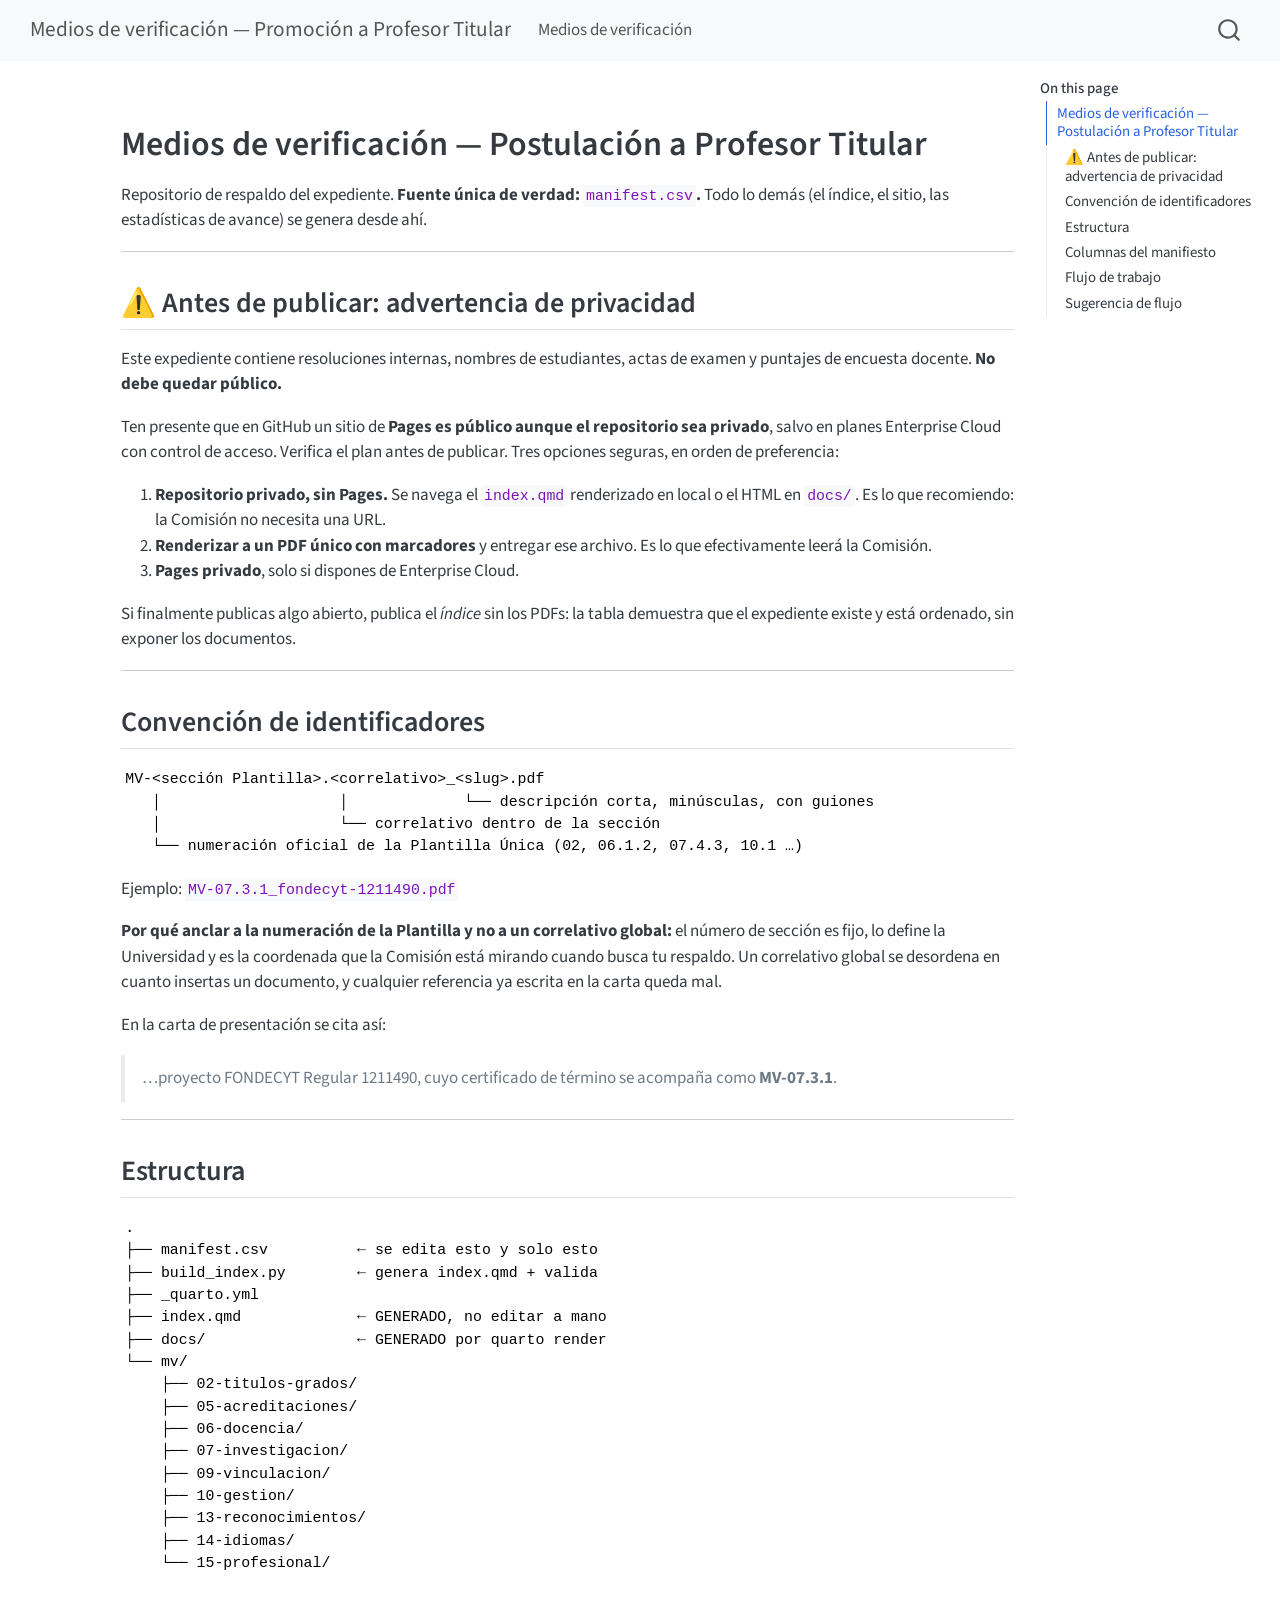
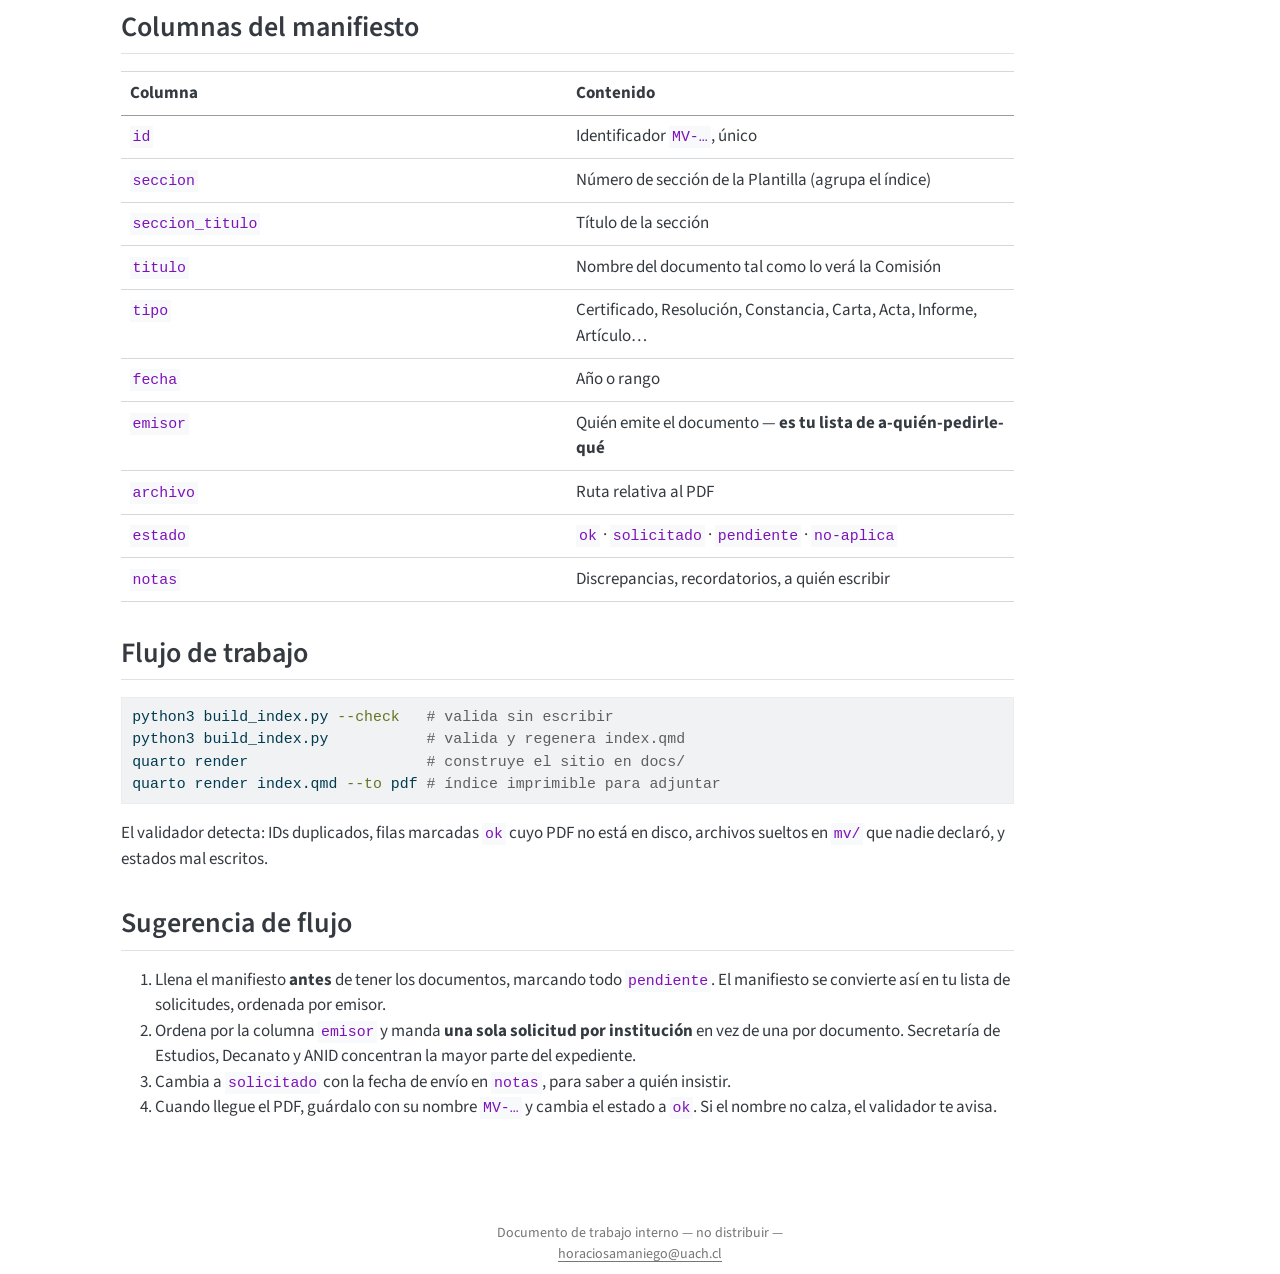
<file: docs/readme_medios_verificacion.html>
<!DOCTYPE html>
<html xmlns="http://www.w3.org/1999/xhtml" lang="en" xml:lang="en"><head>

<meta charset="utf-8">
<meta name="generator" content="quarto-1.7.23">

<meta name="viewport" content="width=device-width, initial-scale=1.0, user-scalable=yes">


<title>readme_medios_verificacion – Medios de verificación — Promoción a Profesor Titular</title>
<style>
code{white-space: pre-wrap;}
span.smallcaps{font-variant: small-caps;}
div.columns{display: flex; gap: min(4vw, 1.5em);}
div.column{flex: auto; overflow-x: auto;}
div.hanging-indent{margin-left: 1.5em; text-indent: -1.5em;}
ul.task-list{list-style: none;}
ul.task-list li input[type="checkbox"] {
  width: 0.8em;
  margin: 0 0.8em 0.2em -1em; /* quarto-specific, see https://github.com/quarto-dev/quarto-cli/issues/4556 */ 
  vertical-align: middle;
}
/* CSS for syntax highlighting */
html { -webkit-text-size-adjust: 100%; }
pre > code.sourceCode { white-space: pre; position: relative; }
pre > code.sourceCode > span { display: inline-block; line-height: 1.25; }
pre > code.sourceCode > span:empty { height: 1.2em; }
.sourceCode { overflow: visible; }
code.sourceCode > span { color: inherit; text-decoration: inherit; }
div.sourceCode { margin: 1em 0; }
pre.sourceCode { margin: 0; }
@media screen {
div.sourceCode { overflow: auto; }
}
@media print {
pre > code.sourceCode { white-space: pre-wrap; }
pre > code.sourceCode > span { text-indent: -5em; padding-left: 5em; }
}
pre.numberSource code
  { counter-reset: source-line 0; }
pre.numberSource code > span
  { position: relative; left: -4em; counter-increment: source-line; }
pre.numberSource code > span > a:first-child::before
  { content: counter(source-line);
    position: relative; left: -1em; text-align: right; vertical-align: baseline;
    border: none; display: inline-block;
    -webkit-touch-callout: none; -webkit-user-select: none;
    -khtml-user-select: none; -moz-user-select: none;
    -ms-user-select: none; user-select: none;
    padding: 0 4px; width: 4em;
  }
pre.numberSource { margin-left: 3em;  padding-left: 4px; }
div.sourceCode
  {   }
@media screen {
pre > code.sourceCode > span > a:first-child::before { text-decoration: underline; }
}
</style>


<script src="site_libs/quarto-nav/quarto-nav.js"></script>
<script src="site_libs/quarto-nav/headroom.min.js"></script>
<script src="site_libs/clipboard/clipboard.min.js"></script>
<script src="site_libs/quarto-search/autocomplete.umd.js"></script>
<script src="site_libs/quarto-search/fuse.min.js"></script>
<script src="site_libs/quarto-search/quarto-search.js"></script>
<meta name="quarto:offset" content="./">
<script src="site_libs/quarto-html/quarto.js" type="module"></script>
<script src="site_libs/quarto-html/tabsets/tabsets.js" type="module"></script>
<script src="site_libs/quarto-html/popper.min.js"></script>
<script src="site_libs/quarto-html/tippy.umd.min.js"></script>
<script src="site_libs/quarto-html/anchor.min.js"></script>
<link href="site_libs/quarto-html/tippy.css" rel="stylesheet">
<link href="site_libs/quarto-html/quarto-syntax-highlighting-226bd0f977fa82dfae4534cac220d79a.css" rel="stylesheet" id="quarto-text-highlighting-styles">
<script src="site_libs/bootstrap/bootstrap.min.js"></script>
<link href="site_libs/bootstrap/bootstrap-icons.css" rel="stylesheet">
<link href="site_libs/bootstrap/bootstrap-de593279efb98ae36c3247afbc967b97.min.css" rel="stylesheet" append-hash="true" id="quarto-bootstrap" data-mode="light">
<script id="quarto-search-options" type="application/json">{
  "location": "navbar",
  "copy-button": false,
  "collapse-after": 3,
  "panel-placement": "end",
  "type": "overlay",
  "limit": 50,
  "keyboard-shortcut": [
    "f",
    "/",
    "s"
  ],
  "show-item-context": false,
  "language": {
    "search-no-results-text": "No results",
    "search-matching-documents-text": "matching documents",
    "search-copy-link-title": "Copy link to search",
    "search-hide-matches-text": "Hide additional matches",
    "search-more-match-text": "more match in this document",
    "search-more-matches-text": "more matches in this document",
    "search-clear-button-title": "Clear",
    "search-text-placeholder": "",
    "search-detached-cancel-button-title": "Cancel",
    "search-submit-button-title": "Submit",
    "search-label": "Search"
  }
}</script>


</head>

<body class="nav-fixed quarto-light">

<div id="quarto-search-results"></div>
  <header id="quarto-header" class="headroom fixed-top">
    <nav class="navbar navbar-expand-lg " data-bs-theme="dark">
      <div class="navbar-container container-fluid">
      <div class="navbar-brand-container mx-auto">
    <a class="navbar-brand" href="./index.html">
    <span class="navbar-title">Medios de verificación — Promoción a Profesor Titular</span>
    </a>
  </div>
            <div id="quarto-search" class="" title="Search"></div>
          <button class="navbar-toggler" type="button" data-bs-toggle="collapse" data-bs-target="#navbarCollapse" aria-controls="navbarCollapse" role="menu" aria-expanded="false" aria-label="Toggle navigation" onclick="if (window.quartoToggleHeadroom) { window.quartoToggleHeadroom(); }">
  <span class="navbar-toggler-icon"></span>
</button>
          <div class="collapse navbar-collapse" id="navbarCollapse">
            <ul class="navbar-nav navbar-nav-scroll me-auto">
  <li class="nav-item">
    <a class="nav-link" href="./index.html"> 
<span class="menu-text">Medios de verificación</span></a>
  </li>  
</ul>
          </div> <!-- /navcollapse -->
            <div class="quarto-navbar-tools">
</div>
      </div> <!-- /container-fluid -->
    </nav>
</header>
<!-- content -->
<div id="quarto-content" class="quarto-container page-columns page-rows-contents page-layout-article page-navbar">
<!-- sidebar -->
<!-- margin-sidebar -->
    <div id="quarto-margin-sidebar" class="sidebar margin-sidebar">
        <nav id="TOC" role="doc-toc" class="toc-active">
    <h2 id="toc-title">On this page</h2>
   
  <ul class="collapse">
  <li><a href="#medios-de-verificación-postulación-a-profesor-titular" id="toc-medios-de-verificación-postulación-a-profesor-titular" class="nav-link active" data-scroll-target="#medios-de-verificación-postulación-a-profesor-titular">Medios de verificación — Postulación a Profesor Titular</a>
  <ul class="collapse">
  <li><a href="#antes-de-publicar-advertencia-de-privacidad" id="toc-antes-de-publicar-advertencia-de-privacidad" class="nav-link" data-scroll-target="#antes-de-publicar-advertencia-de-privacidad">⚠️ Antes de publicar: advertencia de privacidad</a></li>
  <li><a href="#convención-de-identificadores" id="toc-convención-de-identificadores" class="nav-link" data-scroll-target="#convención-de-identificadores">Convención de identificadores</a></li>
  <li><a href="#estructura" id="toc-estructura" class="nav-link" data-scroll-target="#estructura">Estructura</a></li>
  <li><a href="#columnas-del-manifiesto" id="toc-columnas-del-manifiesto" class="nav-link" data-scroll-target="#columnas-del-manifiesto">Columnas del manifiesto</a></li>
  <li><a href="#flujo-de-trabajo" id="toc-flujo-de-trabajo" class="nav-link" data-scroll-target="#flujo-de-trabajo">Flujo de trabajo</a></li>
  <li><a href="#sugerencia-de-flujo" id="toc-sugerencia-de-flujo" class="nav-link" data-scroll-target="#sugerencia-de-flujo">Sugerencia de flujo</a></li>
  </ul></li>
  </ul>
</nav>
    </div>
<!-- main -->
<main class="content" id="quarto-document-content"><header id="title-block-header" class="quarto-title-block"></header>




<section id="medios-de-verificación-postulación-a-profesor-titular" class="level1">
<h1>Medios de verificación — Postulación a Profesor Titular</h1>
<p>Repositorio de respaldo del expediente. <strong>Fuente única de verdad: <code>manifest.csv</code>.</strong> Todo lo demás (el índice, el sitio, las estadísticas de avance) se genera desde ahí.</p>
<hr>
<section id="antes-de-publicar-advertencia-de-privacidad" class="level2">
<h2 class="anchored" data-anchor-id="antes-de-publicar-advertencia-de-privacidad">⚠️ Antes de publicar: advertencia de privacidad</h2>
<p>Este expediente contiene resoluciones internas, nombres de estudiantes, actas de examen y puntajes de encuesta docente. <strong>No debe quedar público.</strong></p>
<p>Ten presente que en GitHub un sitio de <strong>Pages es público aunque el repositorio sea privado</strong>, salvo en planes Enterprise Cloud con control de acceso. Verifica el plan antes de publicar. Tres opciones seguras, en orden de preferencia:</p>
<ol type="1">
<li><strong>Repositorio privado, sin Pages.</strong> Se navega el <code>index.qmd</code> renderizado en local o el HTML en <code>docs/</code>. Es lo que recomiendo: la Comisión no necesita una URL.</li>
<li><strong>Renderizar a un PDF único con marcadores</strong> y entregar ese archivo. Es lo que efectivamente leerá la Comisión.</li>
<li><strong>Pages privado</strong>, solo si dispones de Enterprise Cloud.</li>
</ol>
<p>Si finalmente publicas algo abierto, publica el <em>índice</em> sin los PDFs: la tabla demuestra que el expediente existe y está ordenado, sin exponer los documentos.</p>
<hr>
</section>
<section id="convención-de-identificadores" class="level2">
<h2 class="anchored" data-anchor-id="convención-de-identificadores">Convención de identificadores</h2>
<pre><code>MV-&lt;sección Plantilla&gt;.&lt;correlativo&gt;_&lt;slug&gt;.pdf
   │                    │             └── descripción corta, minúsculas, con guiones
   │                    └── correlativo dentro de la sección
   └── numeración oficial de la Plantilla Única (02, 06.1.2, 07.4.3, 10.1 …)</code></pre>
<p>Ejemplo: <code>MV-07.3.1_fondecyt-1211490.pdf</code></p>
<p><strong>Por qué anclar a la numeración de la Plantilla y no a un correlativo global:</strong> el número de sección es fijo, lo define la Universidad y es la coordenada que la Comisión está mirando cuando busca tu respaldo. Un correlativo global se desordena en cuanto insertas un documento, y cualquier referencia ya escrita en la carta queda mal.</p>
<p>En la carta de presentación se cita así:</p>
<blockquote class="blockquote">
<p>…proyecto FONDECYT Regular 1211490, cuyo certificado de término se acompaña como <strong>MV-07.3.1</strong>.</p>
</blockquote>
<hr>
</section>
<section id="estructura" class="level2">
<h2 class="anchored" data-anchor-id="estructura">Estructura</h2>
<pre><code>.
├── manifest.csv          ← se edita esto y solo esto
├── build_index.py        ← genera index.qmd + valida
├── _quarto.yml
├── index.qmd             ← GENERADO, no editar a mano
├── docs/                 ← GENERADO por quarto render
└── mv/
    ├── 02-titulos-grados/
    ├── 05-acreditaciones/
    ├── 06-docencia/
    ├── 07-investigacion/
    ├── 09-vinculacion/
    ├── 10-gestion/
    ├── 13-reconocimientos/
    ├── 14-idiomas/
    └── 15-profesional/</code></pre>
</section>
<section id="columnas-del-manifiesto" class="level2">
<h2 class="anchored" data-anchor-id="columnas-del-manifiesto">Columnas del manifiesto</h2>
<table class="caption-top table">
<colgroup>
<col style="width: 50%">
<col style="width: 50%">
</colgroup>
<thead>
<tr class="header">
<th>Columna</th>
<th>Contenido</th>
</tr>
</thead>
<tbody>
<tr class="odd">
<td><code>id</code></td>
<td>Identificador <code>MV-…</code>, único</td>
</tr>
<tr class="even">
<td><code>seccion</code></td>
<td>Número de sección de la Plantilla (agrupa el índice)</td>
</tr>
<tr class="odd">
<td><code>seccion_titulo</code></td>
<td>Título de la sección</td>
</tr>
<tr class="even">
<td><code>titulo</code></td>
<td>Nombre del documento tal como lo verá la Comisión</td>
</tr>
<tr class="odd">
<td><code>tipo</code></td>
<td>Certificado, Resolución, Constancia, Carta, Acta, Informe, Artículo…</td>
</tr>
<tr class="even">
<td><code>fecha</code></td>
<td>Año o rango</td>
</tr>
<tr class="odd">
<td><code>emisor</code></td>
<td>Quién emite el documento — <strong>es tu lista de a-quién-pedirle-qué</strong></td>
</tr>
<tr class="even">
<td><code>archivo</code></td>
<td>Ruta relativa al PDF</td>
</tr>
<tr class="odd">
<td><code>estado</code></td>
<td><code>ok</code> · <code>solicitado</code> · <code>pendiente</code> · <code>no-aplica</code></td>
</tr>
<tr class="even">
<td><code>notas</code></td>
<td>Discrepancias, recordatorios, a quién escribir</td>
</tr>
</tbody>
</table>
</section>
<section id="flujo-de-trabajo" class="level2">
<h2 class="anchored" data-anchor-id="flujo-de-trabajo">Flujo de trabajo</h2>
<div class="sourceCode" id="cb3"><pre class="sourceCode bash code-with-copy"><code class="sourceCode bash"><span id="cb3-1"><a href="#cb3-1" aria-hidden="true" tabindex="-1"></a><span class="ex">python3</span> build_index.py <span class="at">--check</span>   <span class="co"># valida sin escribir</span></span>
<span id="cb3-2"><a href="#cb3-2" aria-hidden="true" tabindex="-1"></a><span class="ex">python3</span> build_index.py           <span class="co"># valida y regenera index.qmd</span></span>
<span id="cb3-3"><a href="#cb3-3" aria-hidden="true" tabindex="-1"></a><span class="ex">quarto</span> render                    <span class="co"># construye el sitio en docs/</span></span>
<span id="cb3-4"><a href="#cb3-4" aria-hidden="true" tabindex="-1"></a><span class="ex">quarto</span> render index.qmd <span class="at">--to</span> pdf <span class="co"># índice imprimible para adjuntar</span></span></code><button title="Copy to Clipboard" class="code-copy-button"><i class="bi"></i></button></pre></div>
<p>El validador detecta: IDs duplicados, filas marcadas <code>ok</code> cuyo PDF no está en disco, archivos sueltos en <code>mv/</code> que nadie declaró, y estados mal escritos.</p>
</section>
<section id="sugerencia-de-flujo" class="level2">
<h2 class="anchored" data-anchor-id="sugerencia-de-flujo">Sugerencia de flujo</h2>
<ol type="1">
<li>Llena el manifiesto <strong>antes</strong> de tener los documentos, marcando todo <code>pendiente</code>. El manifiesto se convierte así en tu lista de solicitudes, ordenada por emisor.</li>
<li>Ordena por la columna <code>emisor</code> y manda <strong>una sola solicitud por institución</strong> en vez de una por documento. Secretaría de Estudios, Decanato y ANID concentran la mayor parte del expediente.</li>
<li>Cambia a <code>solicitado</code> con la fecha de envío en <code>notas</code>, para saber a quién insistir.</li>
<li>Cuando llegue el PDF, guárdalo con su nombre <code>MV-…</code> y cambia el estado a <code>ok</code>. Si el nombre no calza, el validador te avisa.</li>
</ol>


</section>
</section>

</main> <!-- /main -->
<script id="quarto-html-after-body" type="application/javascript">
  window.document.addEventListener("DOMContentLoaded", function (event) {
    const icon = "";
    const anchorJS = new window.AnchorJS();
    anchorJS.options = {
      placement: 'right',
      icon: icon
    };
    anchorJS.add('.anchored');
    const isCodeAnnotation = (el) => {
      for (const clz of el.classList) {
        if (clz.startsWith('code-annotation-')) {                     
          return true;
        }
      }
      return false;
    }
    const onCopySuccess = function(e) {
      // button target
      const button = e.trigger;
      // don't keep focus
      button.blur();
      // flash "checked"
      button.classList.add('code-copy-button-checked');
      var currentTitle = button.getAttribute("title");
      button.setAttribute("title", "Copied!");
      let tooltip;
      if (window.bootstrap) {
        button.setAttribute("data-bs-toggle", "tooltip");
        button.setAttribute("data-bs-placement", "left");
        button.setAttribute("data-bs-title", "Copied!");
        tooltip = new bootstrap.Tooltip(button, 
          { trigger: "manual", 
            customClass: "code-copy-button-tooltip",
            offset: [0, -8]});
        tooltip.show();    
      }
      setTimeout(function() {
        if (tooltip) {
          tooltip.hide();
          button.removeAttribute("data-bs-title");
          button.removeAttribute("data-bs-toggle");
          button.removeAttribute("data-bs-placement");
        }
        button.setAttribute("title", currentTitle);
        button.classList.remove('code-copy-button-checked');
      }, 1000);
      // clear code selection
      e.clearSelection();
    }
    const getTextToCopy = function(trigger) {
        const codeEl = trigger.previousElementSibling.cloneNode(true);
        for (const childEl of codeEl.children) {
          if (isCodeAnnotation(childEl)) {
            childEl.remove();
          }
        }
        return codeEl.innerText;
    }
    const clipboard = new window.ClipboardJS('.code-copy-button:not([data-in-quarto-modal])', {
      text: getTextToCopy
    });
    clipboard.on('success', onCopySuccess);
    if (window.document.getElementById('quarto-embedded-source-code-modal')) {
      const clipboardModal = new window.ClipboardJS('.code-copy-button[data-in-quarto-modal]', {
        text: getTextToCopy,
        container: window.document.getElementById('quarto-embedded-source-code-modal')
      });
      clipboardModal.on('success', onCopySuccess);
    }
      var localhostRegex = new RegExp(/^(?:http|https):\/\/localhost\:?[0-9]*\//);
      var mailtoRegex = new RegExp(/^mailto:/);
        var filterRegex = new RegExp('/' + window.location.host + '/');
      var isInternal = (href) => {
          return filterRegex.test(href) || localhostRegex.test(href) || mailtoRegex.test(href);
      }
      // Inspect non-navigation links and adorn them if external
     var links = window.document.querySelectorAll('a[href]:not(.nav-link):not(.navbar-brand):not(.toc-action):not(.sidebar-link):not(.sidebar-item-toggle):not(.pagination-link):not(.no-external):not([aria-hidden]):not(.dropdown-item):not(.quarto-navigation-tool):not(.about-link)');
      for (var i=0; i<links.length; i++) {
        const link = links[i];
        if (!isInternal(link.href)) {
          // undo the damage that might have been done by quarto-nav.js in the case of
          // links that we want to consider external
          if (link.dataset.originalHref !== undefined) {
            link.href = link.dataset.originalHref;
          }
            // target, if specified
            link.setAttribute("target", "_blank");
            if (link.getAttribute("rel") === null) {
              link.setAttribute("rel", "noopener");
            }
        }
      }
    function tippyHover(el, contentFn, onTriggerFn, onUntriggerFn) {
      const config = {
        allowHTML: true,
        maxWidth: 500,
        delay: 100,
        arrow: false,
        appendTo: function(el) {
            return el.parentElement;
        },
        interactive: true,
        interactiveBorder: 10,
        theme: 'quarto',
        placement: 'bottom-start',
      };
      if (contentFn) {
        config.content = contentFn;
      }
      if (onTriggerFn) {
        config.onTrigger = onTriggerFn;
      }
      if (onUntriggerFn) {
        config.onUntrigger = onUntriggerFn;
      }
      window.tippy(el, config); 
    }
    const noterefs = window.document.querySelectorAll('a[role="doc-noteref"]');
    for (var i=0; i<noterefs.length; i++) {
      const ref = noterefs[i];
      tippyHover(ref, function() {
        // use id or data attribute instead here
        let href = ref.getAttribute('data-footnote-href') || ref.getAttribute('href');
        try { href = new URL(href).hash; } catch {}
        const id = href.replace(/^#\/?/, "");
        const note = window.document.getElementById(id);
        if (note) {
          return note.innerHTML;
        } else {
          return "";
        }
      });
    }
    const xrefs = window.document.querySelectorAll('a.quarto-xref');
    const processXRef = (id, note) => {
      // Strip column container classes
      const stripColumnClz = (el) => {
        el.classList.remove("page-full", "page-columns");
        if (el.children) {
          for (const child of el.children) {
            stripColumnClz(child);
          }
        }
      }
      stripColumnClz(note)
      if (id === null || id.startsWith('sec-')) {
        // Special case sections, only their first couple elements
        const container = document.createElement("div");
        if (note.children && note.children.length > 2) {
          container.appendChild(note.children[0].cloneNode(true));
          for (let i = 1; i < note.children.length; i++) {
            const child = note.children[i];
            if (child.tagName === "P" && child.innerText === "") {
              continue;
            } else {
              container.appendChild(child.cloneNode(true));
              break;
            }
          }
          if (window.Quarto?.typesetMath) {
            window.Quarto.typesetMath(container);
          }
          return container.innerHTML
        } else {
          if (window.Quarto?.typesetMath) {
            window.Quarto.typesetMath(note);
          }
          return note.innerHTML;
        }
      } else {
        // Remove any anchor links if they are present
        const anchorLink = note.querySelector('a.anchorjs-link');
        if (anchorLink) {
          anchorLink.remove();
        }
        if (window.Quarto?.typesetMath) {
          window.Quarto.typesetMath(note);
        }
        if (note.classList.contains("callout")) {
          return note.outerHTML;
        } else {
          return note.innerHTML;
        }
      }
    }
    for (var i=0; i<xrefs.length; i++) {
      const xref = xrefs[i];
      tippyHover(xref, undefined, function(instance) {
        instance.disable();
        let url = xref.getAttribute('href');
        let hash = undefined; 
        if (url.startsWith('#')) {
          hash = url;
        } else {
          try { hash = new URL(url).hash; } catch {}
        }
        if (hash) {
          const id = hash.replace(/^#\/?/, "");
          const note = window.document.getElementById(id);
          if (note !== null) {
            try {
              const html = processXRef(id, note.cloneNode(true));
              instance.setContent(html);
            } finally {
              instance.enable();
              instance.show();
            }
          } else {
            // See if we can fetch this
            fetch(url.split('#')[0])
            .then(res => res.text())
            .then(html => {
              const parser = new DOMParser();
              const htmlDoc = parser.parseFromString(html, "text/html");
              const note = htmlDoc.getElementById(id);
              if (note !== null) {
                const html = processXRef(id, note);
                instance.setContent(html);
              } 
            }).finally(() => {
              instance.enable();
              instance.show();
            });
          }
        } else {
          // See if we can fetch a full url (with no hash to target)
          // This is a special case and we should probably do some content thinning / targeting
          fetch(url)
          .then(res => res.text())
          .then(html => {
            const parser = new DOMParser();
            const htmlDoc = parser.parseFromString(html, "text/html");
            const note = htmlDoc.querySelector('main.content');
            if (note !== null) {
              // This should only happen for chapter cross references
              // (since there is no id in the URL)
              // remove the first header
              if (note.children.length > 0 && note.children[0].tagName === "HEADER") {
                note.children[0].remove();
              }
              const html = processXRef(null, note);
              instance.setContent(html);
            } 
          }).finally(() => {
            instance.enable();
            instance.show();
          });
        }
      }, function(instance) {
      });
    }
        let selectedAnnoteEl;
        const selectorForAnnotation = ( cell, annotation) => {
          let cellAttr = 'data-code-cell="' + cell + '"';
          let lineAttr = 'data-code-annotation="' +  annotation + '"';
          const selector = 'span[' + cellAttr + '][' + lineAttr + ']';
          return selector;
        }
        const selectCodeLines = (annoteEl) => {
          const doc = window.document;
          const targetCell = annoteEl.getAttribute("data-target-cell");
          const targetAnnotation = annoteEl.getAttribute("data-target-annotation");
          const annoteSpan = window.document.querySelector(selectorForAnnotation(targetCell, targetAnnotation));
          const lines = annoteSpan.getAttribute("data-code-lines").split(",");
          const lineIds = lines.map((line) => {
            return targetCell + "-" + line;
          })
          let top = null;
          let height = null;
          let parent = null;
          if (lineIds.length > 0) {
              //compute the position of the single el (top and bottom and make a div)
              const el = window.document.getElementById(lineIds[0]);
              top = el.offsetTop;
              height = el.offsetHeight;
              parent = el.parentElement.parentElement;
            if (lineIds.length > 1) {
              const lastEl = window.document.getElementById(lineIds[lineIds.length - 1]);
              const bottom = lastEl.offsetTop + lastEl.offsetHeight;
              height = bottom - top;
            }
            if (top !== null && height !== null && parent !== null) {
              // cook up a div (if necessary) and position it 
              let div = window.document.getElementById("code-annotation-line-highlight");
              if (div === null) {
                div = window.document.createElement("div");
                div.setAttribute("id", "code-annotation-line-highlight");
                div.style.position = 'absolute';
                parent.appendChild(div);
              }
              div.style.top = top - 2 + "px";
              div.style.height = height + 4 + "px";
              div.style.left = 0;
              let gutterDiv = window.document.getElementById("code-annotation-line-highlight-gutter");
              if (gutterDiv === null) {
                gutterDiv = window.document.createElement("div");
                gutterDiv.setAttribute("id", "code-annotation-line-highlight-gutter");
                gutterDiv.style.position = 'absolute';
                const codeCell = window.document.getElementById(targetCell);
                const gutter = codeCell.querySelector('.code-annotation-gutter');
                gutter.appendChild(gutterDiv);
              }
              gutterDiv.style.top = top - 2 + "px";
              gutterDiv.style.height = height + 4 + "px";
            }
            selectedAnnoteEl = annoteEl;
          }
        };
        const unselectCodeLines = () => {
          const elementsIds = ["code-annotation-line-highlight", "code-annotation-line-highlight-gutter"];
          elementsIds.forEach((elId) => {
            const div = window.document.getElementById(elId);
            if (div) {
              div.remove();
            }
          });
          selectedAnnoteEl = undefined;
        };
          // Handle positioning of the toggle
      window.addEventListener(
        "resize",
        throttle(() => {
          elRect = undefined;
          if (selectedAnnoteEl) {
            selectCodeLines(selectedAnnoteEl);
          }
        }, 10)
      );
      function throttle(fn, ms) {
      let throttle = false;
      let timer;
        return (...args) => {
          if(!throttle) { // first call gets through
              fn.apply(this, args);
              throttle = true;
          } else { // all the others get throttled
              if(timer) clearTimeout(timer); // cancel #2
              timer = setTimeout(() => {
                fn.apply(this, args);
                timer = throttle = false;
              }, ms);
          }
        };
      }
        // Attach click handler to the DT
        const annoteDls = window.document.querySelectorAll('dt[data-target-cell]');
        for (const annoteDlNode of annoteDls) {
          annoteDlNode.addEventListener('click', (event) => {
            const clickedEl = event.target;
            if (clickedEl !== selectedAnnoteEl) {
              unselectCodeLines();
              const activeEl = window.document.querySelector('dt[data-target-cell].code-annotation-active');
              if (activeEl) {
                activeEl.classList.remove('code-annotation-active');
              }
              selectCodeLines(clickedEl);
              clickedEl.classList.add('code-annotation-active');
            } else {
              // Unselect the line
              unselectCodeLines();
              clickedEl.classList.remove('code-annotation-active');
            }
          });
        }
    const findCites = (el) => {
      const parentEl = el.parentElement;
      if (parentEl) {
        const cites = parentEl.dataset.cites;
        if (cites) {
          return {
            el,
            cites: cites.split(' ')
          };
        } else {
          return findCites(el.parentElement)
        }
      } else {
        return undefined;
      }
    };
    var bibliorefs = window.document.querySelectorAll('a[role="doc-biblioref"]');
    for (var i=0; i<bibliorefs.length; i++) {
      const ref = bibliorefs[i];
      const citeInfo = findCites(ref);
      if (citeInfo) {
        tippyHover(citeInfo.el, function() {
          var popup = window.document.createElement('div');
          citeInfo.cites.forEach(function(cite) {
            var citeDiv = window.document.createElement('div');
            citeDiv.classList.add('hanging-indent');
            citeDiv.classList.add('csl-entry');
            var biblioDiv = window.document.getElementById('ref-' + cite);
            if (biblioDiv) {
              citeDiv.innerHTML = biblioDiv.innerHTML;
            }
            popup.appendChild(citeDiv);
          });
          return popup.innerHTML;
        });
      }
    }
  });
  </script>
</div> <!-- /content -->
<footer class="footer">
  <div class="nav-footer">
    <div class="nav-footer-left">
      &nbsp;
    </div>   
    <div class="nav-footer-center">
<p>Documento de trabajo interno — no distribuir — <a href="mailto:horaciosamaniego@uach.cl">horaciosamaniego@uach.cl</a></p>
</div>
    <div class="nav-footer-right">

</div>
  </div>
</footer>




</body></html>
</file>
<file: docs/site_libs/quarto-html/tippy.css>
.tippy-box[data-animation=fade][data-state=hidden]{opacity:0}[data-tippy-root]{max-width:calc(100vw - 10px)}.tippy-box{position:relative;background-color:#333;color:#fff;border-radius:4px;font-size:14px;line-height:1.4;white-space:normal;outline:0;transition-property:transform,visibility,opacity}.tippy-box[data-placement^=top]>.tippy-arrow{bottom:0}.tippy-box[data-placement^=top]>.tippy-arrow:before{bottom:-7px;left:0;border-width:8px 8px 0;border-top-color:initial;transform-origin:center top}.tippy-box[data-placement^=bottom]>.tippy-arrow{top:0}.tippy-box[data-placement^=bottom]>.tippy-arrow:before{top:-7px;left:0;border-width:0 8px 8px;border-bottom-color:initial;transform-origin:center bottom}.tippy-box[data-placement^=left]>.tippy-arrow{right:0}.tippy-box[data-placement^=left]>.tippy-arrow:before{border-width:8px 0 8px 8px;border-left-color:initial;right:-7px;transform-origin:center left}.tippy-box[data-placement^=right]>.tippy-arrow{left:0}.tippy-box[data-placement^=right]>.tippy-arrow:before{left:-7px;border-width:8px 8px 8px 0;border-right-color:initial;transform-origin:center right}.tippy-box[data-inertia][data-state=visible]{transition-timing-function:cubic-bezier(.54,1.5,.38,1.11)}.tippy-arrow{width:16px;height:16px;color:#333}.tippy-arrow:before{content:"";position:absolute;border-color:transparent;border-style:solid}.tippy-content{position:relative;padding:5px 9px;z-index:1}
</file>
<file: docs/site_libs/quarto-html/quarto-syntax-highlighting-226bd0f977fa82dfae4534cac220d79a.css>
/* quarto syntax highlight colors */
:root {
  --quarto-hl-ot-color: #003B4F;
  --quarto-hl-at-color: #657422;
  --quarto-hl-ss-color: #20794D;
  --quarto-hl-an-color: #5E5E5E;
  --quarto-hl-fu-color: #4758AB;
  --quarto-hl-st-color: #20794D;
  --quarto-hl-cf-color: #003B4F;
  --quarto-hl-op-color: #5E5E5E;
  --quarto-hl-er-color: #AD0000;
  --quarto-hl-bn-color: #AD0000;
  --quarto-hl-al-color: #AD0000;
  --quarto-hl-va-color: #111111;
  --quarto-hl-bu-color: inherit;
  --quarto-hl-ex-color: inherit;
  --quarto-hl-pp-color: #AD0000;
  --quarto-hl-in-color: #5E5E5E;
  --quarto-hl-vs-color: #20794D;
  --quarto-hl-wa-color: #5E5E5E;
  --quarto-hl-do-color: #5E5E5E;
  --quarto-hl-im-color: #00769E;
  --quarto-hl-ch-color: #20794D;
  --quarto-hl-dt-color: #AD0000;
  --quarto-hl-fl-color: #AD0000;
  --quarto-hl-co-color: #5E5E5E;
  --quarto-hl-cv-color: #5E5E5E;
  --quarto-hl-cn-color: #8f5902;
  --quarto-hl-sc-color: #5E5E5E;
  --quarto-hl-dv-color: #AD0000;
  --quarto-hl-kw-color: #003B4F;
}

/* other quarto variables */
:root {
  --quarto-font-monospace: SFMono-Regular, Menlo, Monaco, Consolas, "Liberation Mono", "Courier New", monospace;
}

/* syntax highlight based on Pandoc's rules */
pre > code.sourceCode > span {
  color: #003B4F;
}

code.sourceCode > span {
  color: #003B4F;
}

div.sourceCode,
div.sourceCode pre.sourceCode {
  color: #003B4F;
}

/* Normal */
code span {
  color: #003B4F;
}

/* Alert */
code span.al {
  color: #AD0000;
  font-style: inherit;
}

/* Annotation */
code span.an {
  color: #5E5E5E;
  font-style: inherit;
}

/* Attribute */
code span.at {
  color: #657422;
  font-style: inherit;
}

/* BaseN */
code span.bn {
  color: #AD0000;
  font-style: inherit;
}

/* BuiltIn */
code span.bu {
  font-style: inherit;
}

/* ControlFlow */
code span.cf {
  color: #003B4F;
  font-weight: bold;
  font-style: inherit;
}

/* Char */
code span.ch {
  color: #20794D;
  font-style: inherit;
}

/* Constant */
code span.cn {
  color: #8f5902;
  font-style: inherit;
}

/* Comment */
code span.co {
  color: #5E5E5E;
  font-style: inherit;
}

/* CommentVar */
code span.cv {
  color: #5E5E5E;
  font-style: italic;
}

/* Documentation */
code span.do {
  color: #5E5E5E;
  font-style: italic;
}

/* DataType */
code span.dt {
  color: #AD0000;
  font-style: inherit;
}

/* DecVal */
code span.dv {
  color: #AD0000;
  font-style: inherit;
}

/* Error */
code span.er {
  color: #AD0000;
  font-style: inherit;
}

/* Extension */
code span.ex {
  font-style: inherit;
}

/* Float */
code span.fl {
  color: #AD0000;
  font-style: inherit;
}

/* Function */
code span.fu {
  color: #4758AB;
  font-style: inherit;
}

/* Import */
code span.im {
  color: #00769E;
  font-style: inherit;
}

/* Information */
code span.in {
  color: #5E5E5E;
  font-style: inherit;
}

/* Keyword */
code span.kw {
  color: #003B4F;
  font-weight: bold;
  font-style: inherit;
}

/* Operator */
code span.op {
  color: #5E5E5E;
  font-style: inherit;
}

/* Other */
code span.ot {
  color: #003B4F;
  font-style: inherit;
}

/* Preprocessor */
code span.pp {
  color: #AD0000;
  font-style: inherit;
}

/* SpecialChar */
code span.sc {
  color: #5E5E5E;
  font-style: inherit;
}

/* SpecialString */
code span.ss {
  color: #20794D;
  font-style: inherit;
}

/* String */
code span.st {
  color: #20794D;
  font-style: inherit;
}

/* Variable */
code span.va {
  color: #111111;
  font-style: inherit;
}

/* VerbatimString */
code span.vs {
  color: #20794D;
  font-style: inherit;
}

/* Warning */
code span.wa {
  color: #5E5E5E;
  font-style: italic;
}

.prevent-inlining {
  content: "</";
}

/*# sourceMappingURL=da1a1148ea3b26c99ee2fa22f91bb681.css.map */
</file>
